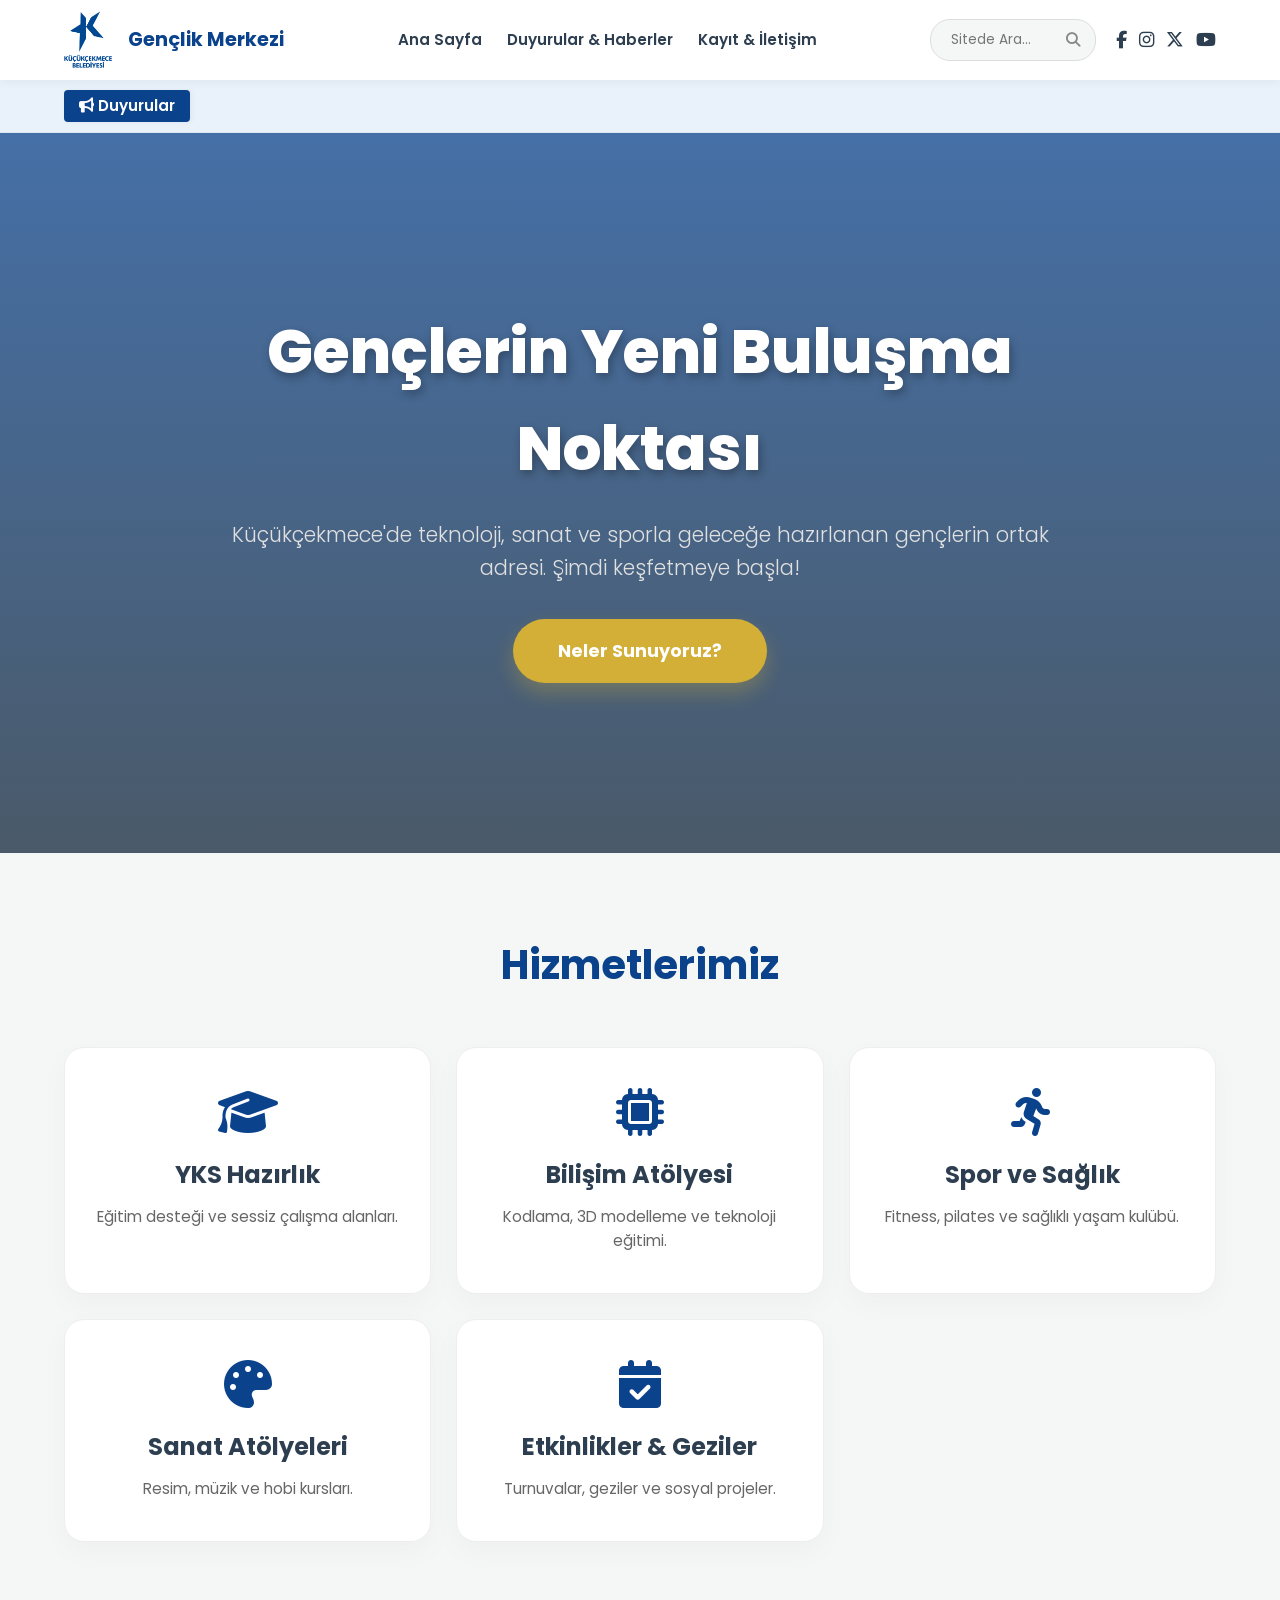
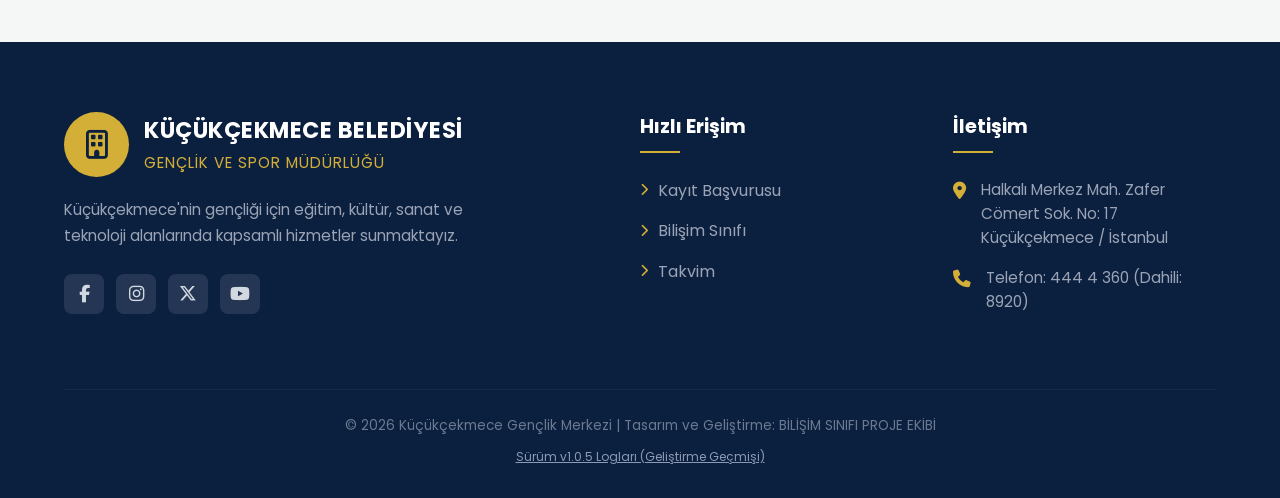
<file: index.html>
<!DOCTYPE html>
<html lang="tr">
<head>
    <script async src="https://www.googletagmanager.com/gtag/js?id=G-P1QPERL223"></script>
    <script>
      window.dataLayer = window.dataLayer || [];
      function gtag(){dataLayer.push(arguments);}
      gtag('js', new Date());
      gtag('config', 'G-P1QPERL223');
    </script>

    <script type="text/javascript">
        (function(c,l,a,r,i,t,y){
            c[a]=c[a]||function(){(c[a].q=c[a].q||[]).push(arguments)};
            t=l.createElement(r);t.async=1;t.src="https://www.clarity.ms/tag/"+i;
            y=l.getElementsByTagName(r)[0];y.parentNode.insertBefore(t,y);
        })(window, document, "clarity", "script", "wejj1d0k1a");
    </script>

    <meta charset="UTF-8">
    <meta name="viewport" content="width=device-width, initial-scale=1.0">
    <title>Küçükçekmece Gençlik Merkezi | Ana Sayfa</title>
    
    <link href="https://cdnjs.cloudflare.com/ajax/libs/font-awesome/6.5.1/css/all.min.css" rel="stylesheet">
    <link rel="stylesheet" href="style.css">
</head>
<body>

    <div id="header-placeholder"></div>

    <main>
        <header class="hero">
            <div class="hero-content">
                <h1>Gençlerin Yeni Buluşma Noktası</h1>
                <p>Küçükçekmece'de teknoloji, sanat ve sporla geleceğe hazırlanan gençlerin ortak adresi. Şimdi keşfetmeye başla!</p>
                <a href="#hizmetler" class="btn-primary">Neler Sunuyoruz?</a>
            </div>
        </header>

        <section id="hizmetler">
            <h2 class="section-title">Hizmetlerimiz</h2>
            <div class="services-container">
                <a href="yks.html" class="card">
                    <i class="fa-solid fa-graduation-cap"></i>
                    <h3>YKS Hazırlık</h3>
                    <p>Eğitim desteği ve sessiz çalışma alanları.</p>
                </a>
                <a href="bilisim.html" class="card">
                    <i class="fa-solid fa-microchip"></i>
                    <h3>Bilişim Atölyesi</h3>
                    <p>Kodlama, 3D modelleme ve teknoloji eğitimi.</p>
                </a>
                <a href="spor.html" class="card">
                    <i class="fa-solid fa-person-running"></i>
                    <h3>Spor ve Sağlık</h3>
                    <p>Fitness, pilates ve sağlıklı yaşam kulübü.</p>
                </a>
                <a href="atolye.html" class="card">
                    <i class="fa-solid fa-palette"></i>
                    <h3>Sanat Atölyeleri</h3>
                    <p>Resim, müzik ve hobi kursları.</p>
                </a>
                <a href="etkinlikler.html" class="card">
                    <i class="fa-solid fa-calendar-check"></i>
                    <h3>Etkinlikler & Geziler</h3>
                    <p>Turnuvalar, geziler ve sosyal projeler.</p>
                </a>
            </div>
        </section>
    </main>

    <div id="footer-placeholder"></div>

    <script src="ortak.js"></script>
</body>
</html>
</file>
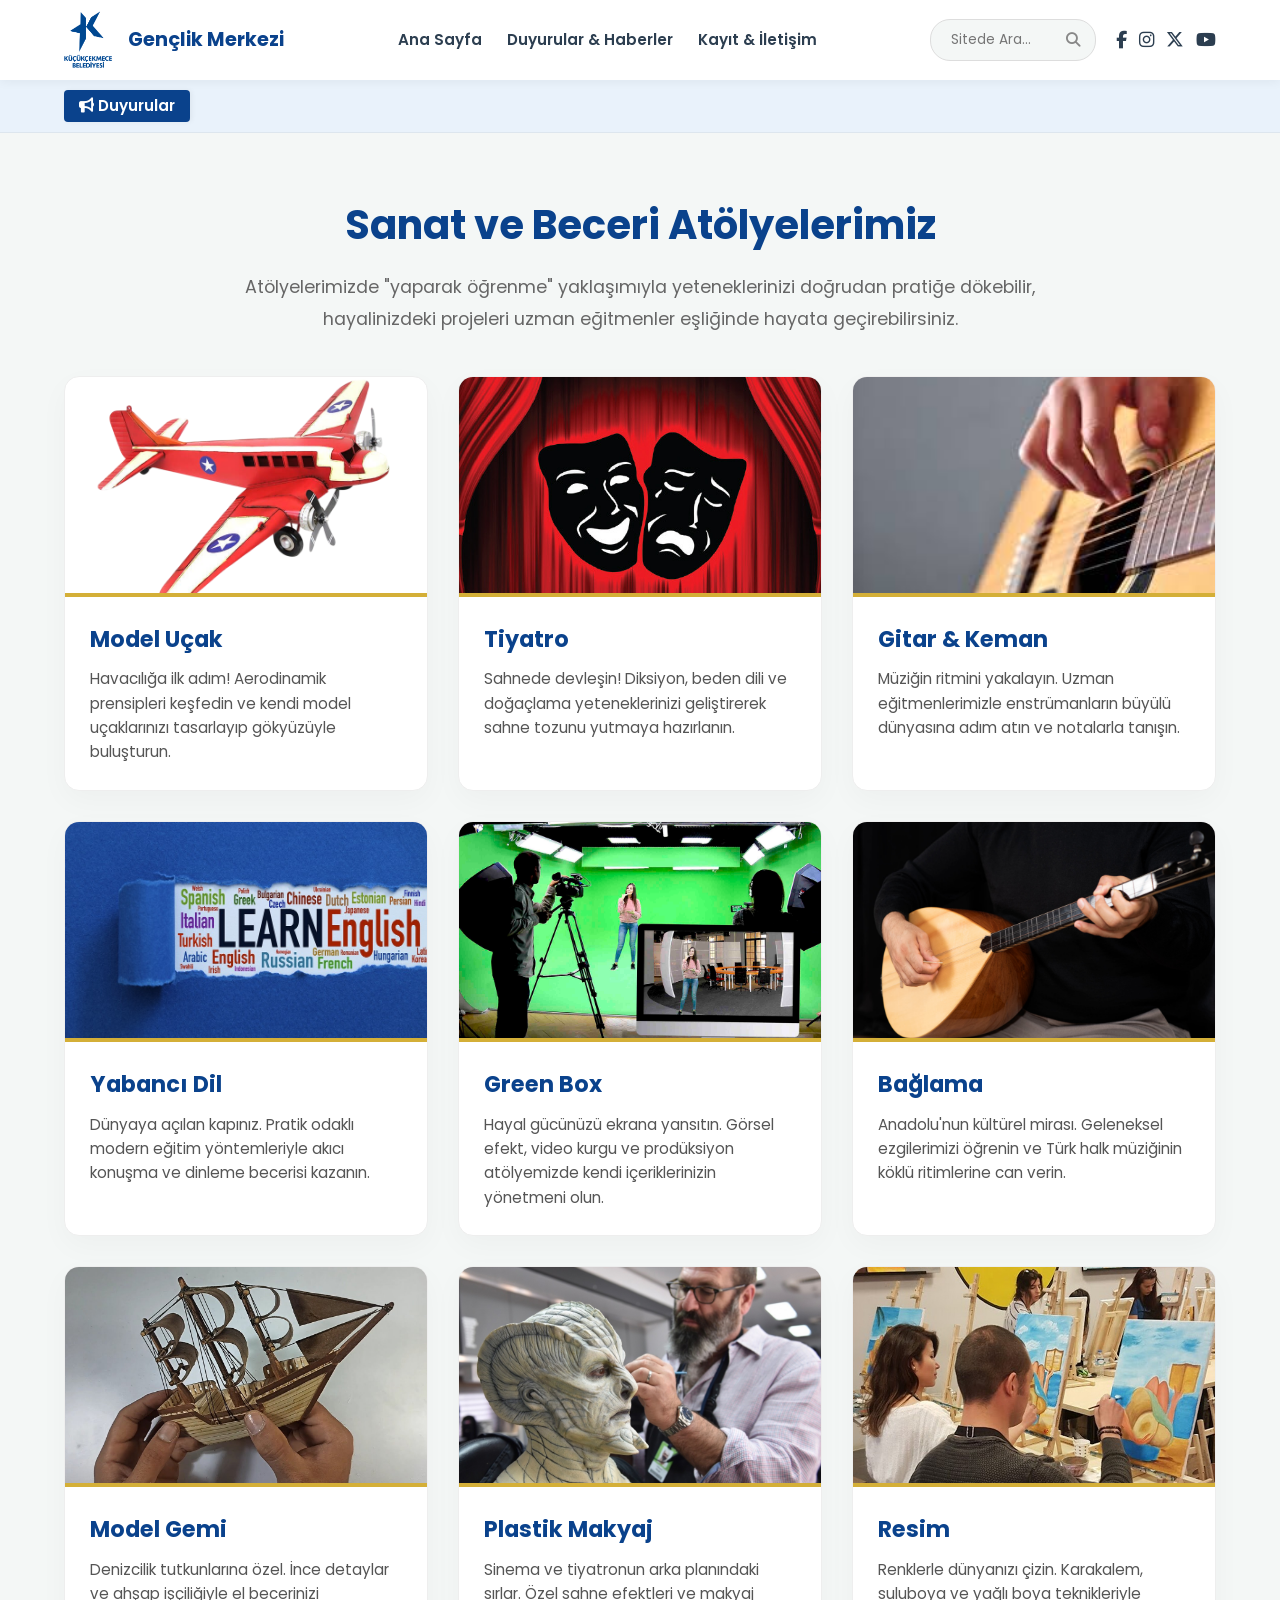
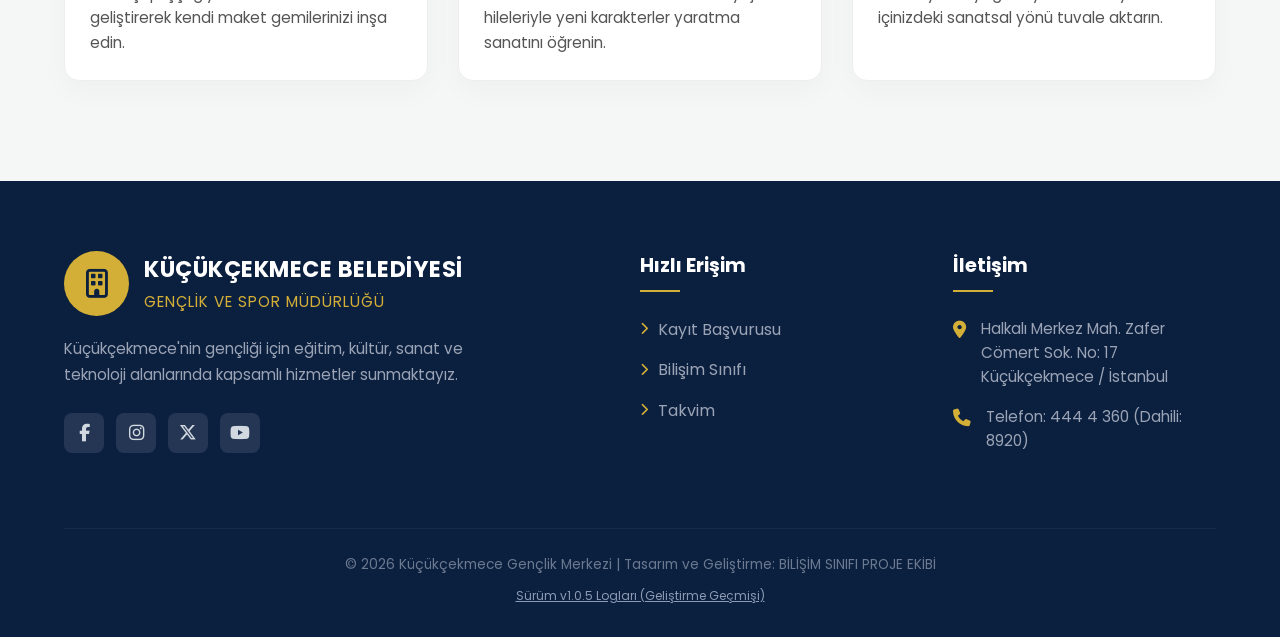
<file: atolye.html>
<!DOCTYPE html>
<html lang="tr">
<head>
    <script async src="https://www.googletagmanager.com/gtag/js?id=G-P1QPERL223"></script>
    <script>
      window.dataLayer = window.dataLayer || [];
      function gtag(){dataLayer.push(arguments);}
      gtag('js', new Date());
      gtag('config', 'G-P1QPERL223');
    </script>
    <script type="text/javascript">
        (function(c,l,a,r,i,t,y){
            c[a]=c[a]||function(){(c[a].q=c[a].q||[]).push(arguments)};
            t=l.createElement(r);t.async=1;t.src="https://www.clarity.ms/tag/"+i;
            y=l.getElementsByTagName(r)[0];y.parentNode.insertBefore(t,y);
        })(window, document, "clarity", "script", "wejj1d0k1a");
    </script>

    <meta charset="UTF-8">
    <meta name="viewport" content="width=device-width, initial-scale=1.0">
    <title>Küçükçekmece Gençlik Merkezi | Sanat ve Beceri Atölyeleri</title>
    
    <link href="https://cdnjs.cloudflare.com/ajax/libs/font-awesome/6.5.1/css/all.min.css" rel="stylesheet">
    <link rel="stylesheet" href="style.css">

    <style>
        /* BU SAYFAYA ÖZEL ATÖLYE KARTI TASARIMI */
        .page-header { text-align: center; margin: 60px 0 40px; padding: 0 5%; }
        .page-header h1 { font-size: 2.5rem; color: var(--primary); margin-bottom: 15px; font-weight: 700; }
        .page-header p { font-size: 1.1rem; color: #666; max-width: 800px; margin: 0 auto; line-height: 1.8; }

        .workshop-grid { display: grid; grid-template-columns: repeat(auto-fit, minmax(300px, 1fr)); gap: 30px; padding: 0 5%; max-width: 1300px; margin: 0 auto 80px; }
        .workshop-card { background: white; border-radius: 15px; overflow: hidden; box-shadow: 0 10px 30px rgba(0,0,0,0.03); transition: transform 0.3s ease; display: flex; flex-direction: column; border: 1px solid #eee; }
        .workshop-card:hover { transform: translateY(-10px); box-shadow: 0 15px 40px rgba(10, 66, 140, 0.1); border-color: var(--primary-light); }
        
        .workshop-img { width: 100%; height: 220px; object-fit: cover; border-bottom: 4px solid var(--secondary); }
        
        .workshop-info { padding: 25px; flex: 1; display: flex; flex-direction: column; }
        .workshop-info h3 { font-size: 1.4rem; color: var(--primary); margin-bottom: 10px; font-weight: 700; }
        .workshop-info p { font-size: 0.95rem; color: #555; flex: 1; margin: 0; line-height: 1.6; }
    </style>
</head>
<body>

    <div id="header-placeholder"></div>

    <main>
        <div class="page-header">
            <h1>Sanat ve Beceri Atölyelerimiz</h1>
            <p>Atölyelerimizde "yaparak öğrenme" yaklaşımıyla yeteneklerinizi doğrudan pratiğe dökebilir, hayalinizdeki projeleri uzman eğitmenler eşliğinde hayata geçirebilirsiniz.</p>
        </div>

        <div class="workshop-grid">
            
            <div class="workshop-card">
                <img src="media/image_0.png" alt="Model Uçak" class="workshop-img">
                <div class="workshop-info">
                    <h3>Model Uçak</h3>
                    <p>Havacılığa ilk adım! Aerodinamik prensipleri keşfedin ve kendi model uçaklarınızı tasarlayıp gökyüzüyle buluşturun.</p>
                </div>
            </div>

            <div class="workshop-card">
                <img src="media/image_1.png" alt="Tiyatro" class="workshop-img">
                <div class="workshop-info">
                    <h3>Tiyatro</h3>
                    <p>Sahnede devleşin! Diksiyon, beden dili ve doğaçlama yeteneklerinizi geliştirerek sahne tozunu yutmaya hazırlanın.</p>
                </div>
            </div>

            <div class="workshop-card">
                <img src="media/image_2.png" alt="Gitar & Keman" class="workshop-img">
                <div class="workshop-info">
                    <h3>Gitar & Keman</h3>
                    <p>Müziğin ritmini yakalayın. Uzman eğitmenlerimizle enstrümanların büyülü dünyasına adım atın ve notalarla tanışın.</p>
                </div>
            </div>

            <div class="workshop-card">
                <img src="media/image_3.png" alt="Yabancı Dil" class="workshop-img">
                <div class="workshop-info">
                    <h3>Yabancı Dil</h3>
                    <p>Dünyaya açılan kapınız. Pratik odaklı modern eğitim yöntemleriyle akıcı konuşma ve dinleme becerisi kazanın.</p>
                </div>
            </div>

            <div class="workshop-card">
                <img src="media/image_4.png" alt="Green Box" class="workshop-img">
                <div class="workshop-info">
                    <h3>Green Box</h3>
                    <p>Hayal gücünüzü ekrana yansıtın. Görsel efekt, video kurgu ve prodüksiyon atölyemizde kendi içeriklerinizin yönetmeni olun.</p>
                </div>
            </div>

            <div class="workshop-card">
                <img src="media/image_5.png" alt="Bağlama" class="workshop-img">
                <div class="workshop-info">
                    <h3>Bağlama</h3>
                    <p>Anadolu'nun kültürel mirası. Geleneksel ezgilerimizi öğrenin ve Türk halk müziğinin köklü ritimlerine can verin.</p>
                </div>
            </div>

            <div class="workshop-card">
                <img src="media/image_6.png" alt="Model Gemi" class="workshop-img">
                <div class="workshop-info">
                    <h3>Model Gemi</h3>
                    <p>Denizcilik tutkunlarına özel. İnce detaylar ve ahşap işçiliğiyle el becerinizi geliştirerek kendi maket gemilerinizi inşa edin.</p>
                </div>
            </div>

            <div class="workshop-card">
                <img src="media/image_7.png" alt="Plastik Makyaj" class="workshop-img">
                <div class="workshop-info">
                    <h3>Plastik Makyaj</h3>
                    <p>Sinema ve tiyatronun arka planındaki sırlar. Özel sahne efektleri ve makyaj hileleriyle yeni karakterler yaratma sanatını öğrenin.</p>
                </div>
            </div>

            <div class="workshop-card">
                <img src="media/image_8.png" alt="Resim" class="workshop-img">
                <div class="workshop-info">
                    <h3>Resim</h3>
                    <p>Renklerle dünyanızı çizin. Karakalem, suluboya ve yağlı boya teknikleriyle içinizdeki sanatsal yönü tuvale aktarın.</p>
                </div>
            </div>

        </div>
    </main>

    <div id="footer-placeholder"></div>

    <script src="ortak.js"></script>

</body>
</html>
</file>
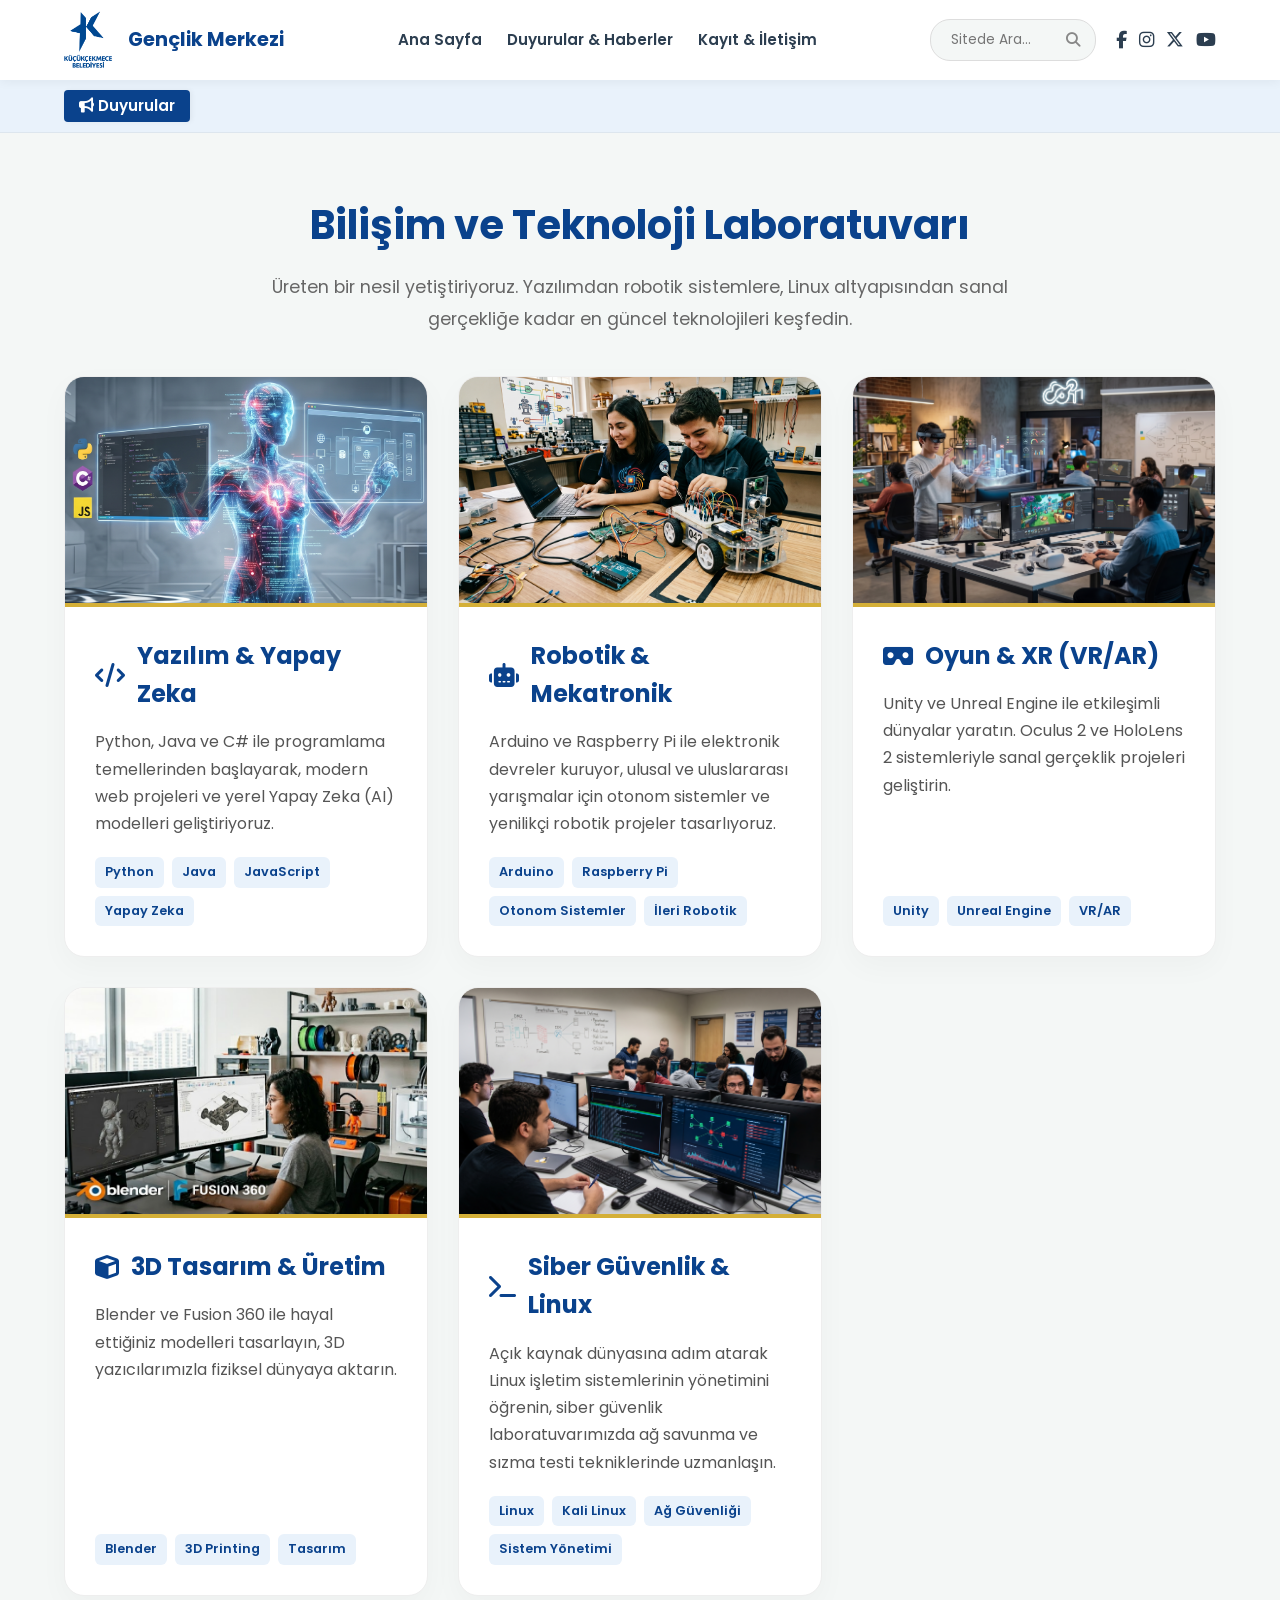
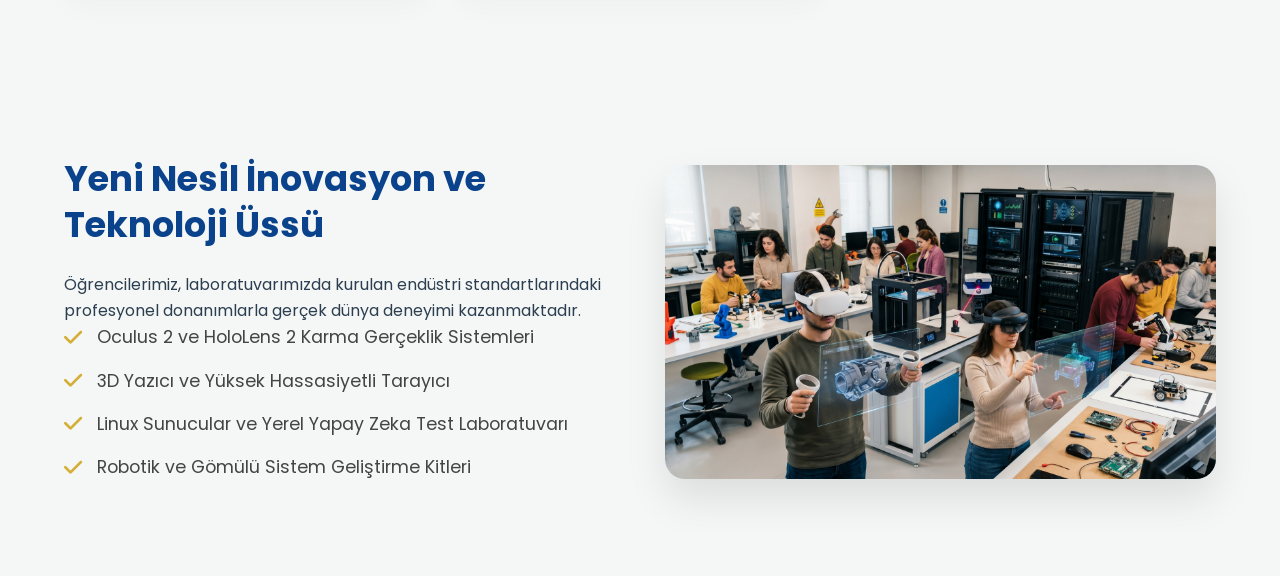
<file: bilisim.html>
<!DOCTYPE html>
<html lang="tr">
<head>
    <script async src="https://www.googletagmanager.com/gtag/js?id=G-P1QPERL223"></script>
    <script>
      window.dataLayer = window.dataLayer || [];
      function gtag(){dataLayer.push(arguments);}
      gtag('js', new Date());
      gtag('config', 'G-P1QPERL223');
    </script>
    <script type="text/javascript">
        (function(c,l,a,r,i,t,y){
            c[a]=c[a]||function(){(c[a].q=c[a].q||[]).push(arguments)};
            t=l.createElement(r);t.async=1;t.src="https://www.clarity.ms/tag/"+i;
            y=l.getElementsByTagName(r)[0];y.parentNode.insertBefore(t,y);
        })(window, document, "clarity", "script", "wejj1d0k1a");
    </script>

    <meta charset="UTF-8">
    <meta name="viewport" content="width=device-width, initial-scale=1.0">
    <title>Küçükçekmece Gençlik Merkezi | Bilişim ve Teknoloji Laboratuvarı</title>
    
    <link href="https://cdnjs.cloudflare.com/ajax/libs/font-awesome/6.5.1/css/all.min.css" rel="stylesheet">
    <link rel="stylesheet" href="style.css">

    <style>
        .page-header { text-align: center; margin: 60px 0 40px; padding: 0 5%; }
        .page-header h1 { font-size: 2.5rem; color: var(--primary); margin-bottom: 15px; font-weight: 700; }
        .page-header p { font-size: 1.1rem; color: #666; max-width: 800px; margin: 0 auto; line-height: 1.8; }

        .tech-grid { display: grid; grid-template-columns: repeat(auto-fit, minmax(320px, 1fr)); gap: 30px; padding: 0 5%; max-width: 1300px; margin: 0 auto 80px; }
        .tech-card { background: white; border-radius: 20px; overflow: hidden; box-shadow: 0 10px 30px rgba(0,0,0,0.03); border: 1px solid #eee; transition: 0.3s; display: flex; flex-direction: column; }
        .tech-card:hover { transform: translateY(-10px); box-shadow: 0 15px 40px rgba(10, 66, 140, 0.1); border-color: var(--secondary); }
        
        .tech-img { width: 100%; height: 230px; object-fit: cover; border-bottom: 4px solid var(--secondary); }
        .tech-info { padding: 30px; flex: 1; display: flex; flex-direction: column; }
        .tech-info h3 { font-size: 1.5rem; color: var(--primary); margin-bottom: 15px; font-weight: 700; display: flex; align-items: center; gap: 12px; }
        .tech-info p { font-size: 1rem; color: #555; line-height: 1.7; margin-bottom: 20px; }
        
        .tech-tags { display: flex; flex-wrap: wrap; gap: 8px; margin-top: auto; }
        .tech-tag { background: var(--primary-light); color: var(--primary); padding: 5px 10px; border-radius: 6px; font-size: 0.8rem; font-weight: 600; }

        .lab-section { background: var(--light); padding: 80px 5%; margin-top: 40px; }
        .lab-container { max-width: 1200px; margin: 0 auto; display: grid; grid-template-columns: 1fr 1fr; gap: 50px; align-items: center; }
        .lab-text h2 { font-size: 2.2rem; color: var(--primary); margin-bottom: 25px; line-height: 1.3; }
        .lab-features { list-style: none; padding: 0; }
        .lab-features li { margin-bottom: 15px; display: flex; align-items: center; gap: 15px; font-size: 1.1rem; color: #444; }
        .lab-features li i { color: var(--secondary); font-size: 1.3rem; }

        @media (max-width: 992px) { .lab-container { grid-template-columns: 1fr; } }
    </style>
</head>
<body>

    <div id="header-placeholder"></div>

    <main>
        <div class="page-header">
            <h1>Bilişim ve Teknoloji Laboratuvarı</h1>
            <p>Üreten bir nesil yetiştiriyoruz. Yazılımdan robotik sistemlere, Linux altyapısından sanal gerçekliğe kadar en güncel teknolojileri keşfedin.</p>
        </div>

        <div class="tech-grid">
            
            <div class="tech-card">
                <img src="media/bilisim1.png" alt="Yazılım Geliştirme" class="tech-img">
                <div class="tech-info">
                    <h3><i class="fa-solid fa-code"></i> Yazılım & Yapay Zeka</h3>
                    <p>Python, Java ve C# ile programlama temellerinden başlayarak, modern web projeleri ve yerel Yapay Zeka (AI) modelleri geliştiriyoruz.</p>
                    <div class="tech-tags">
                        <span class="tech-tag">Python</span>
                        <span class="tech-tag">Java</span>
                        <span class="tech-tag">JavaScript</span>
                        <span class="tech-tag">Yapay Zeka</span>
                    </div>
                </div>
            </div>

            <div class="tech-card">
                <img src="media/bilisim5.png" alt="Robotik Sistemler" class="tech-img">
                <div class="tech-info">
                    <h3><i class="fa-solid fa-robot"></i> Robotik & Mekatronik</h3>
                    <p>Arduino ve Raspberry Pi ile elektronik devreler kuruyor, ulusal ve uluslararası yarışmalar için otonom sistemler ve yenilikçi robotik projeler tasarlıyoruz.</p>
                    <div class="tech-tags">
                        <span class="tech-tag">Arduino</span>
                        <span class="tech-tag">Raspberry Pi</span>
                        <span class="tech-tag">Otonom Sistemler</span>
                        <span class="tech-tag">İleri Robotik</span>
                    </div>
                </div>
            </div>

            <div class="tech-card">
                <img src="media/bilisim3.png" alt="Oyun Geliştirme" class="tech-img">
                <div class="tech-info">
                    <h3><i class="fa-solid fa-vr-cardboard"></i> Oyun & XR (VR/AR)</h3>
                    <p>Unity ve Unreal Engine ile etkileşimli dünyalar yaratın. Oculus 2 ve HoloLens 2 sistemleriyle sanal gerçeklik projeleri geliştirin.</p>
                    <div class="tech-tags">
                        <span class="tech-tag">Unity</span>
                        <span class="tech-tag">Unreal Engine</span>
                        <span class="tech-tag">VR/AR</span>
                    </div>
                </div>
            </div>

            <div class="tech-card">
                <img src="media/bilisim2.png" alt="3D Tasarım" class="tech-img">
                <div class="tech-info">
                    <h3><i class="fa-solid fa-cube"></i> 3D Tasarım & Üretim</h3>
                    <p>Blender ve Fusion 360 ile hayal ettiğiniz modelleri tasarlayın, 3D yazıcılarımızla fiziksel dünyaya aktarın.</p>
                    <div class="tech-tags">
                        <span class="tech-tag">Blender</span>
                        <span class="tech-tag">3D Printing</span>
                        <span class="tech-tag">Tasarım</span>
                    </div>
                </div>
            </div>

            <div class="tech-card">
                <img src="media/bilisim4.png" alt="Siber Güvenlik" class="tech-img">
                <div class="tech-info">
                    <h3><i class="fa-solid fa-terminal"></i> Siber Güvenlik & Linux</h3>
                    <p>Açık kaynak dünyasına adım atarak Linux işletim sistemlerinin yönetimini öğrenin, siber güvenlik laboratuvarımızda ağ savunma ve sızma testi tekniklerinde uzmanlaşın.</p>
                    <div class="tech-tags">
                        <span class="tech-tag">Linux</span>
                        <span class="tech-tag">Kali Linux</span>
                        <span class="tech-tag">Ağ Güvenliği</span>
                        <span class="tech-tag">Sistem Yönetimi</span>
                    </div>
                </div>
            </div>

        </div>

        <section class="lab-section">
            <div class="lab-container">
                <div class="lab-text">
                    <h2>Yeni Nesil İnovasyon ve Teknoloji Üssü</h2>
                    <p>Öğrencilerimiz, laboratuvarımızda kurulan endüstri standartlarındaki profesyonel donanımlarla gerçek dünya deneyimi kazanmaktadır.</p>
                    <ul class="lab-features">
                        <li><i class="fa-solid fa-check"></i> Oculus 2 ve HoloLens 2 Karma Gerçeklik Sistemleri</li>
                        <li><i class="fa-solid fa-check"></i> 3D Yazıcı ve Yüksek Hassasiyetli Tarayıcı</li>
                        <li><i class="fa-solid fa-check"></i> Linux Sunucular ve Yerel Yapay Zeka Test Laboratuvarı</li>
                        <li><i class="fa-solid fa-check"></i> Robotik ve Gömülü Sistem Geliştirme Kitleri</li>
                    </ul>
                </div>
                <div class="lab-visual">
                    <img src="media/bilisim0.png" alt="Teknoloji Laboratuvarı" style="width:100%; border-radius:20px; box-shadow: 0 20px 40px rgba(0,0,0,0.1);">
                </div>
            </div>
        </section>
    </main>

    <div id="header-placeholder"></div>
    <script src="ortak.js"></script>
</body>
</html>
</file>
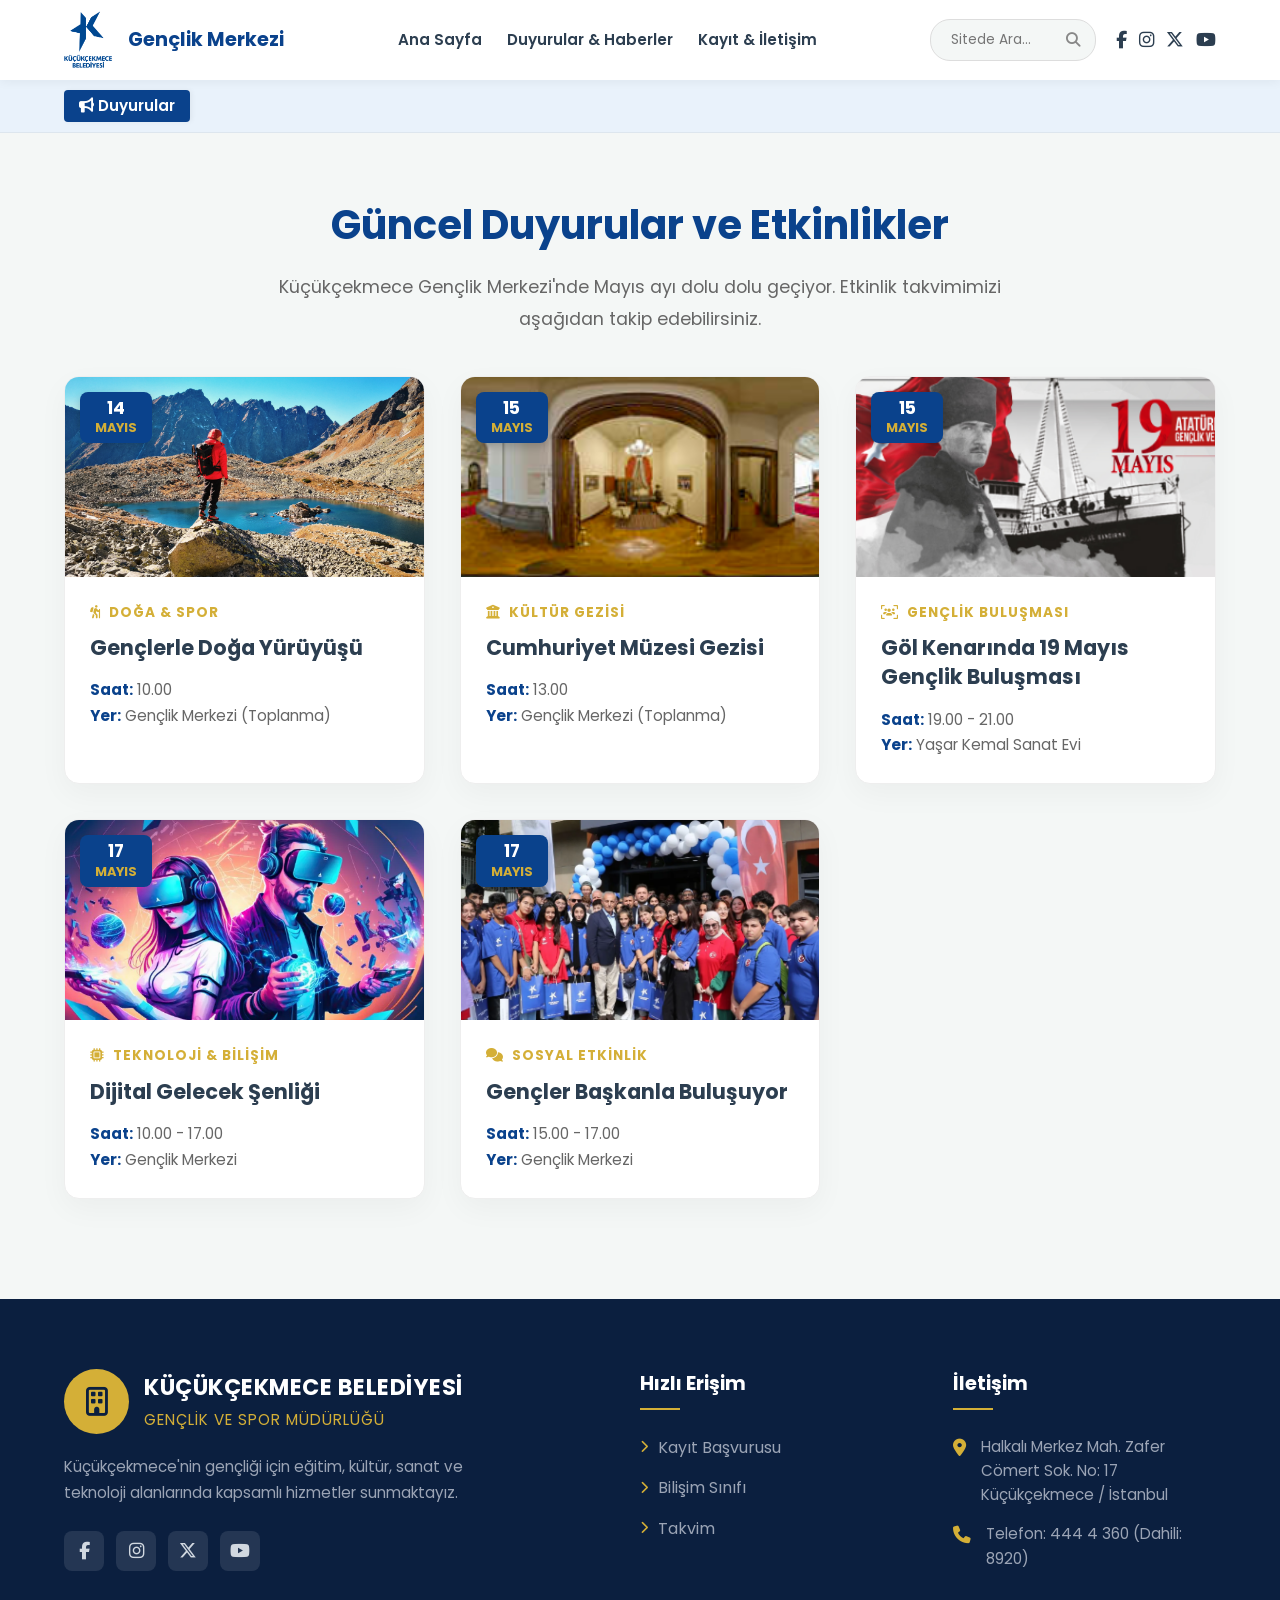
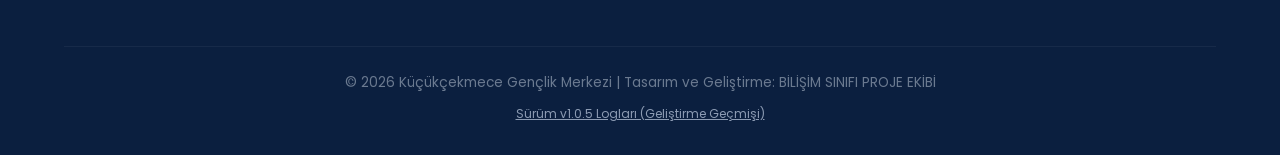
<file: duyurular.html>
<!DOCTYPE html>
<html lang="tr">
<head>
    <script async src="https://www.googletagmanager.com/gtag/js?id=G-P1QPERL223"></script>
    <script>
      window.dataLayer = window.dataLayer || [];
      function gtag(){dataLayer.push(arguments);}
      gtag('js', new Date());
      gtag('config', 'G-P1QPERL223');
    </script>
    <script type="text/javascript">
        (function(c,l,a,r,i,t,y){
            c[a]=c[a]||function(){(c[a].q=c[a].q||[]).push(arguments)};
            t=l.createElement(r);t.async=1;t.src="https://www.clarity.ms/tag/"+i;
            y=l.getElementsByTagName(r)[0];y.parentNode.insertBefore(t,y);
        })(window, document, "clarity", "script", "wejj1d0k1a");
    </script>

    <meta charset="UTF-8">
    <meta name="viewport" content="width=device-width, initial-scale=1.0">
    <title>Küçükçekmece Gençlik Merkezi | Güncel Duyurular</title>
    
    <link href="https://cdnjs.cloudflare.com/ajax/libs/font-awesome/6.5.1/css/all.min.css" rel="stylesheet">
    <link rel="stylesheet" href="style.css">

    <style>
        .page-header { text-align: center; margin: 60px 0 40px; padding: 0 5%; }
        .page-header h1 { font-size: 2.5rem; color: var(--primary); margin-bottom: 15px; font-weight: 700; }
        .page-header p { font-size: 1.1rem; color: #666; max-width: 800px; margin: 0 auto; line-height: 1.8; }

        .news-grid { display: grid; grid-template-columns: repeat(auto-fit, minmax(320px, 1fr)); gap: 35px; padding: 0 5%; max-width: 1300px; margin: 0 auto 80px; }
        
        .news-card { background: white; border-radius: 15px; overflow: hidden; box-shadow: 0 10px 30px rgba(0,0,0,0.04); border: 1px solid #eee; transition: 0.3s; display: flex; flex-direction: column; position: relative; }
        .news-card:hover { transform: translateY(-8px); box-shadow: 0 15px 40px rgba(10, 66, 140, 0.12); border-color: var(--secondary); }
        
        .news-img-container { position: relative; width: 100%; height: 200px; overflow: hidden; }
        .news-img { width: 100%; height: 100%; object-fit: cover; transition: transform 0.5s ease; }
        
        .news-date { position: absolute; top: 15px; left: 15px; background: var(--primary); color: white; padding: 8px 15px; border-radius: 8px; font-weight: 700; font-size: 1.1rem; box-shadow: 0 4px 10px rgba(0,0,0,0.2); z-index: 2; text-align: center; line-height: 1; }
        .news-date span { display: block; font-size: 0.8rem; color: var(--secondary); margin-top: 5px; text-transform: uppercase; }

        .news-info { padding: 25px; flex: 1; display: flex; flex-direction: column; }
        .news-category { color: var(--secondary); font-size: 0.85rem; font-weight: 700; text-transform: uppercase; margin-bottom: 10px; letter-spacing: 1px; display: flex; align-items: center; gap: 8px; }
        .news-info h3 { font-size: 1.3rem; color: var(--dark); margin-bottom: 15px; font-weight: 700; line-height: 1.4; }
        .news-info p { font-size: 0.95rem; color: #666; line-height: 1.7; margin: 0; flex: 1; }
        .news-info strong { color: var(--primary); }

        @media (max-width: 768px) { .news-grid { grid-template-columns: 1fr; } }
    </style>
</head>
<body>

    <div id="header-placeholder"></div>

    <main>
        <div class="page-header">
            <h1>Güncel Duyurular ve Etkinlikler</h1>
            <p>Küçükçekmece Gençlik Merkezi'nde Mayıs ayı dolu dolu geçiyor. Etkinlik takvimimizi aşağıdan takip edebilirsiniz.</p>
        </div>

        <div class="news-grid">
            
            <div class="news-card">
                <div class="news-img-container">
                    <div class="news-date">14 <span>Mayıs</span></div>
                    <img src="media/duyuru1.png" alt="Doğa Yürüyüşü" class="news-img">
                </div>
                <div class="news-info">
                    <div class="news-category"><i class="fa-solid fa-person-hiking"></i> DOĞA & SPOR</div>
                    <h3>Gençlerle Doğa Yürüyüşü</h3>
                    <p><strong>Saat:</strong> 10.00 <br> <strong>Yer:</strong> Gençlik Merkezi (Toplanma)</p>
                </div>
            </div>

            <div class="news-card">
                <div class="news-img-container">
                    <div class="news-date">15 <span>Mayıs</span></div>
                    <img src="media/duyuru2.png" alt="Cumhuriyet Müzesi" class="news-img">
                </div>
                <div class="news-info">
                    <div class="news-category"><i class="fa-solid fa-building-columns"></i> KÜLTÜR GEZİSİ</div>
                    <h3>Cumhuriyet Müzesi Gezisi</h3>
                    <p><strong>Saat:</strong> 13.00 <br> <strong>Yer:</strong> Gençlik Merkezi (Toplanma)</p>
                </div>
            </div>

            <div class="news-card">
                <div class="news-img-container">
                    <div class="news-date">15 <span>Mayıs</span></div>
                    <img src="media/duyuru3.png" alt="Gençlik Buluşması" class="news-img">
                </div>
                <div class="news-info">
                    <div class="news-category"><i class="fa-solid fa-users-viewfinder"></i> GENÇLİK BULUŞMASI</div>
                    <h3>Göl Kenarında 19 Mayıs Gençlik Buluşması</h3>
                    <p><strong>Saat:</strong> 19.00 - 21.00 <br> <strong>Yer:</strong> Yaşar Kemal Sanat Evi</p>
                </div>
            </div>

            <div class="news-card">
                <div class="news-img-container">
                    <div class="news-date">17 <span>Mayıs</span></div>
                    <img src="media/duyuru4.png" alt="Dijital Gelecek Şenliği" class="news-img">
                </div>
                <div class="news-info">
                    <div class="news-category"><i class="fa-solid fa-microchip"></i> TEKNOLOJİ & BİLİŞİM</div>
                    <h3>Dijital Gelecek Şenliği</h3>
                    <p><strong>Saat:</strong> 10.00 - 17.00 <br> <strong>Yer:</strong> Gençlik Merkezi</p>
                </div>
            </div>

            <div class="news-card">
                <div class="news-img-container">
                    <div class="news-date">17 <span>Mayıs</span></div>
                    <img src="media/duyuru5.png" alt="Başkanla Buluşma" class="news-img">
                </div>
                <div class="news-info">
                    <div class="news-category"><i class="fa-solid fa-comments"></i> SOSYAL ETKİNLİK</div>
                    <h3>Gençler Başkanla Buluşuyor</h3>
                    <p><strong>Saat:</strong> 15.00 - 17.00 <br> <strong>Yer:</strong> Gençlik Merkezi</p>
                </div>
            </div>

        </div>
    </main>

    <div id="footer-placeholder"></div>

    <script src="ortak.js"></script>
</body>
</html>
</file>
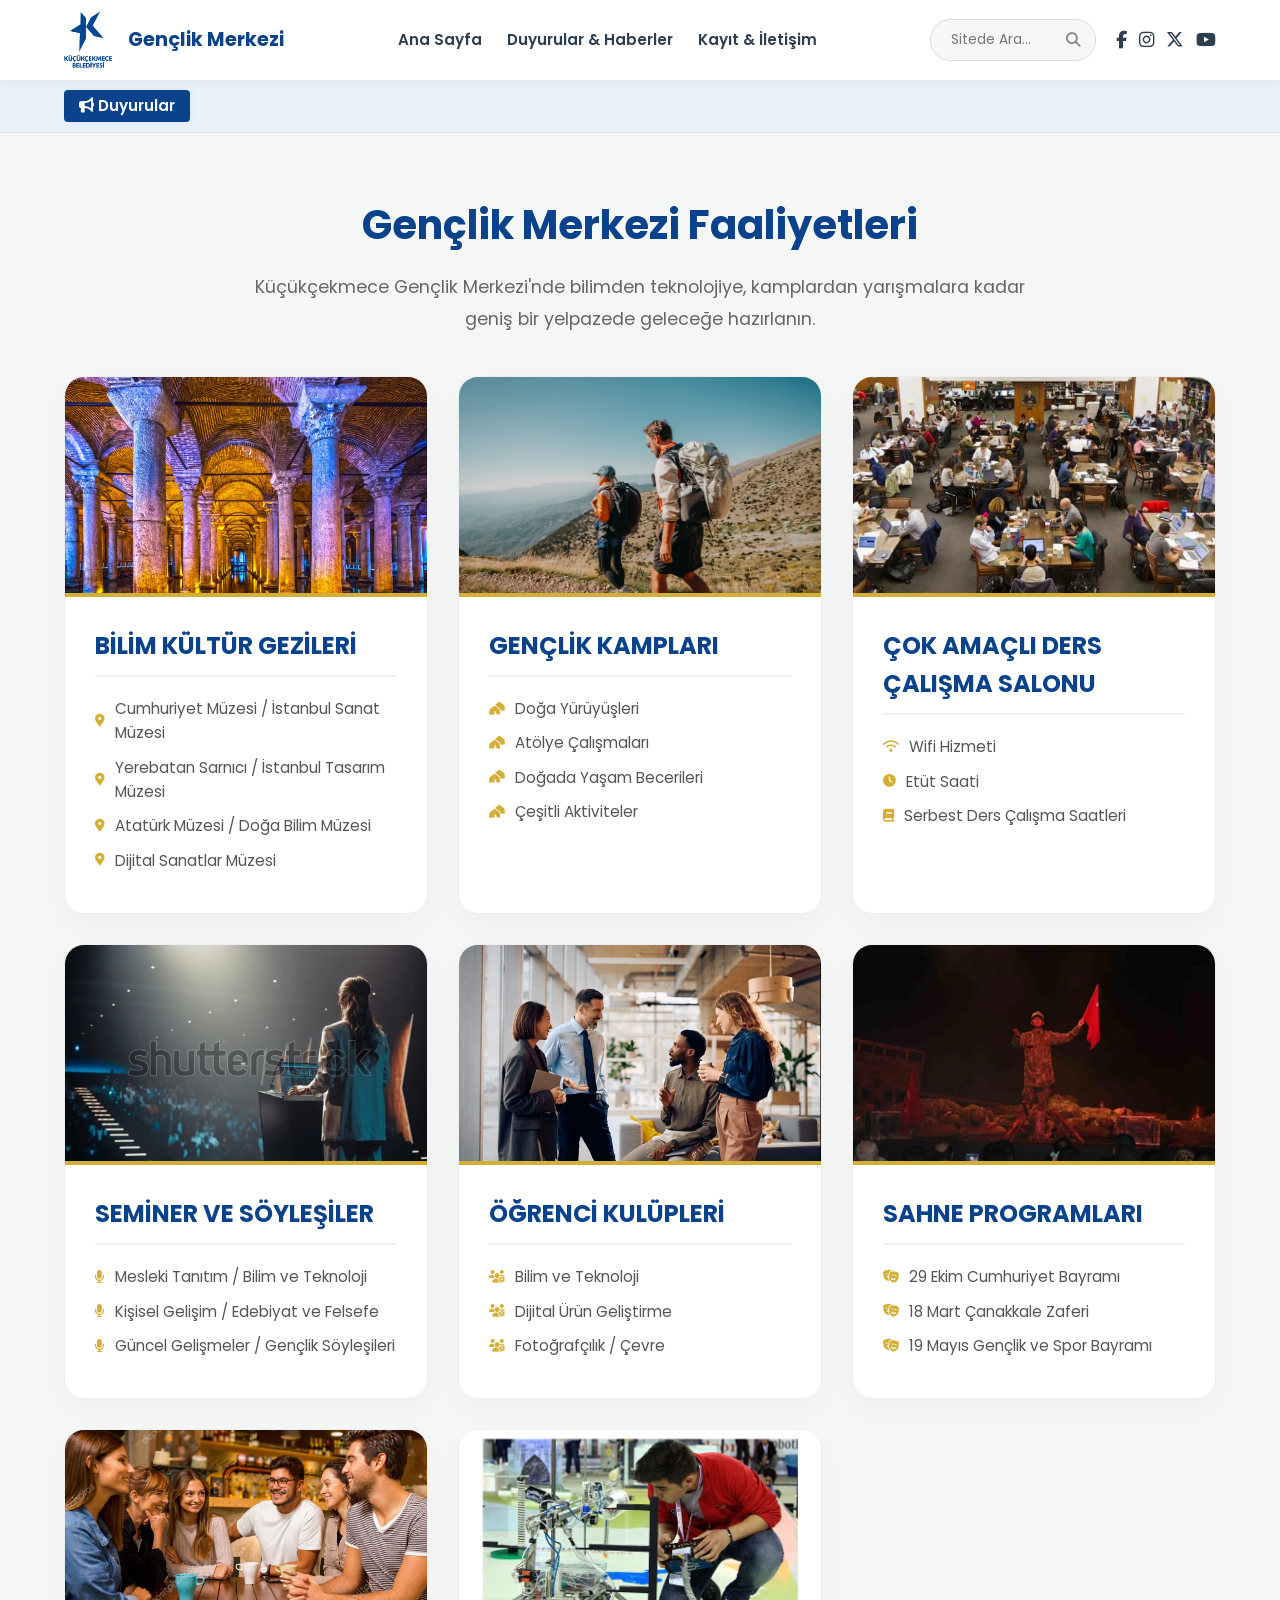
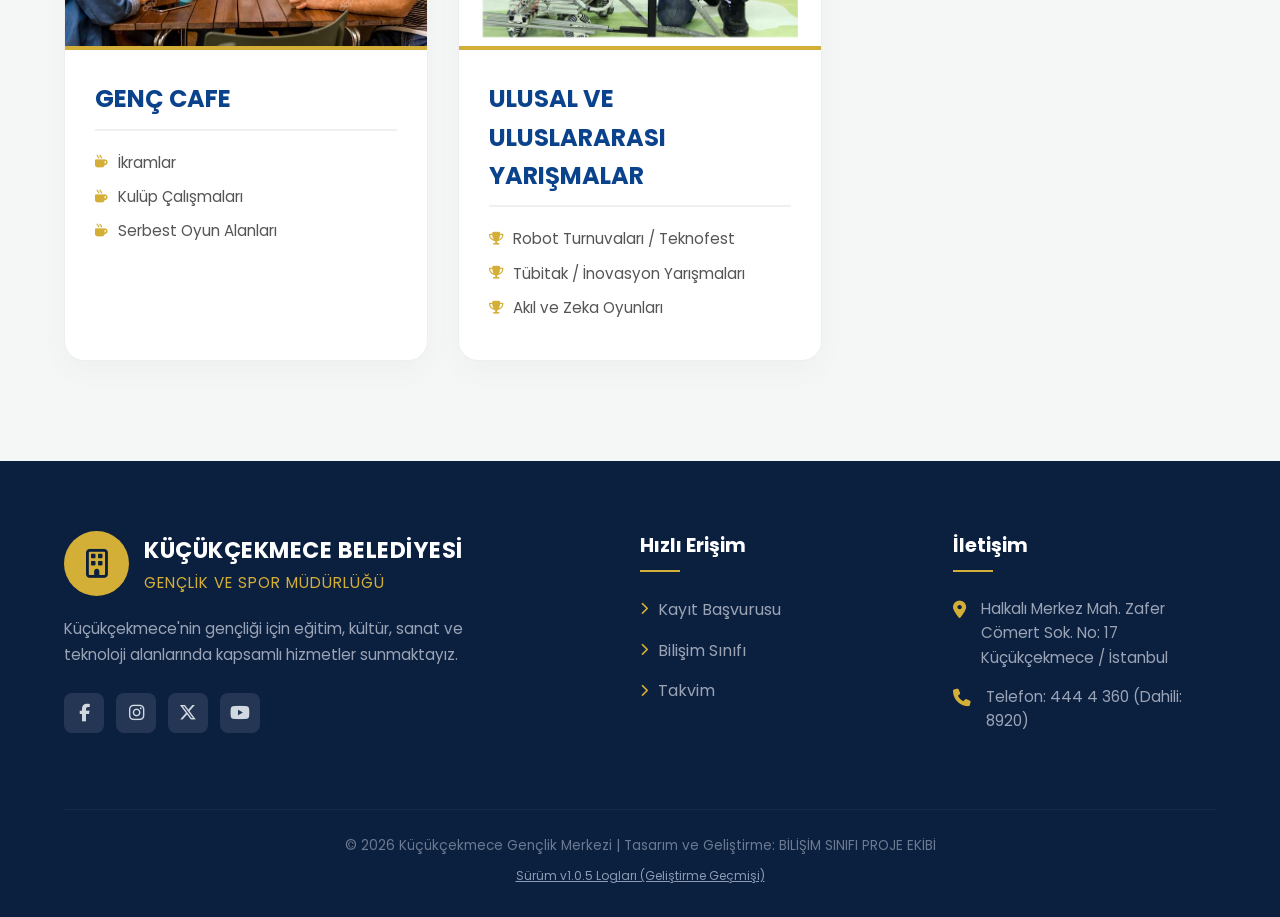
<file: etkinlikler.html>
<!DOCTYPE html>
<html lang="tr">
<head>
    <script async src="https://www.googletagmanager.com/gtag/js?id=G-P1QPERL223"></script>
    <script>
      window.dataLayer = window.dataLayer || [];
      function gtag(){dataLayer.push(arguments);}
      gtag('js', new Date());
      gtag('config', 'G-P1QPERL223');
    </script>
    <script type="text/javascript">
        (function(c,l,a,r,i,t,y){
            c[a]=c[a]||function(){(c[a].q=c[a].q||[]).push(arguments)};
            t=l.createElement(r);t.async=1;t.src="https://www.clarity.ms/tag/"+i;
            y=l.getElementsByTagName(r)[0];y.parentNode.insertBefore(t,y);
        })(window, document, "clarity", "script", "wejj1d0k1a");
    </script>

    <meta charset="UTF-8">
    <meta name="viewport" content="width=device-width, initial-scale=1.0">
    <title>Küçükçekmece Gençlik Merkezi | Faaliyetlerimiz</title>
    
    <link href="https://cdnjs.cloudflare.com/ajax/libs/font-awesome/6.5.1/css/all.min.css" rel="stylesheet">
    <link rel="stylesheet" href="style.css">

    <style>
        /* KURUMSAL TASARIM ÇİZGİSİ */
        .page-header { text-align: center; margin: 60px 0 40px; padding: 0 5%; }
        .page-header h1 { font-size: 2.5rem; color: var(--primary); margin-bottom: 15px; font-weight: 700; }
        .page-header p { font-size: 1.1rem; color: #666; max-width: 800px; margin: 0 auto; line-height: 1.8; }

        /* Kart Grid Yapısı */
        .activity-grid { display: grid; grid-template-columns: repeat(auto-fit, minmax(350px, 1fr)); gap: 30px; padding: 0 5%; max-width: 1300px; margin: 0 auto 80px; }
        .activity-card { background: white; border-radius: 20px; overflow: hidden; box-shadow: 0 10px 30px rgba(0,0,0,0.03); border: 1px solid #eee; transition: 0.3s; display: flex; flex-direction: column; }
        .activity-card:hover { transform: translateY(-10px); box-shadow: 0 15px 40px rgba(10, 66, 140, 0.1); border-color: var(--secondary); }
        
        .activity-img { width: 100%; height: 220px; object-fit: cover; border-bottom: 4px solid var(--secondary); }
        .activity-info { padding: 30px; flex: 1; display: flex; flex-direction: column; }
        .activity-info h3 { font-size: 1.5rem; color: var(--primary); margin-bottom: 20px; font-weight: 700; text-transform: uppercase; border-bottom: 2px solid #f0f0f0; padding-bottom: 10px; }
        
        .activity-list { list-style: none; padding: 0; margin: 0; }
        .activity-list li { margin-bottom: 10px; font-size: 0.95rem; color: #555; display: flex; align-items: center; gap: 10px; }
        .activity-list li i { color: var(--secondary); font-size: 0.8rem; }

        @media (max-width: 768px) { .activity-grid { grid-template-columns: 1fr; } }
    </style>
</head>
<body>

    <div id="header-placeholder"></div>

    <main>
        <div class="page-header">
            <h1>Gençlik Merkezi Faaliyetleri</h1>
            <p>Küçükçekmece Gençlik Merkezi'nde bilimden teknolojiye, kamplardan yarışmalara kadar geniş bir yelpazede geleceğe hazırlanın.</p>
        </div>

        <div class="activity-grid">
            
            <div class="activity-card">
                <img src="media/etkinlik1.png" alt="Bilim Kültür Gezileri" class="activity-img">
                <div class="activity-info">
                    <h3>Bilim Kültür Gezileri</h3>
                    <ul class="activity-list">
                        <li><i class="fa-solid fa-location-dot"></i> Cumhuriyet Müzesi / İstanbul Sanat Müzesi</li>
                        <li><i class="fa-solid fa-location-dot"></i> Yerebatan Sarnıcı / İstanbul Tasarım Müzesi</li>
                        <li><i class="fa-solid fa-location-dot"></i> Atatürk Müzesi / Doğa Bilim Müzesi</li>
                        <li><i class="fa-solid fa-location-dot"></i> Dijital Sanatlar Müzesi</li>
                    </ul>
                </div>
            </div>

            <div class="activity-card">
                <img src="media/etkinlik2.png" alt="Gençlik Kampları" class="activity-img">
                <div class="activity-info">
                    <h3>Gençlik Kampları</h3>
                    <ul class="activity-list">
                        <li><i class="fa-solid fa-tents"></i> Doğa Yürüyüşleri</li>
                        <li><i class="fa-solid fa-tents"></i> Atölye Çalışmaları</li>
                        <li><i class="fa-solid fa-tents"></i> Doğada Yaşam Becerileri</li>
                        <li><i class="fa-solid fa-tents"></i> Çeşitli Aktiviteler</li>
                    </ul>
                </div>
            </div>

            <div class="activity-card">
                <img src="media/etkinlik3.png" alt="Ders Çalışma Salonu" class="activity-img">
                <div class="activity-info">
                    <h3>Çok Amaçlı Ders Çalışma Salonu</h3>
                    <ul class="activity-list">
                        <li><i class="fa-solid fa-wifi"></i> Wifi Hizmeti</li>
                        <li><i class="fa-solid fa-clock"></i> Etüt Saati</li>
                        <li><i class="fa-solid fa-book"></i> Serbest Ders Çalışma Saatleri</li>
                    </ul>
                </div>
            </div>

            <div class="activity-card">
                <img src="media/etkinlik4.png" alt="Seminer ve Söyleşiler" class="activity-img">
                <div class="activity-info">
                    <h3>Seminer ve Söyleşiler</h3>
                    <ul class="activity-list">
                        <li><i class="fa-solid fa-microphone"></i> Mesleki Tanıtım / Bilim ve Teknoloji</li>
                        <li><i class="fa-solid fa-microphone"></i> Kişisel Gelişim / Edebiyat ve Felsefe</li>
                        <li><i class="fa-solid fa-microphone"></i> Güncel Gelişmeler / Gençlik Söyleşileri</li>
                    </ul>
                </div>
            </div>

            <div class="activity-card">
                <img src="media/etkinlik5.png" alt="Öğrenci Kulüpleri" class="activity-img">
                <div class="activity-info">
                    <h3>Öğrenci Kulüpleri</h3>
                    <ul class="activity-list">
                        <li><i class="fa-solid fa-users-gear"></i> Bilim ve Teknoloji</li>
                        <li><i class="fa-solid fa-users-gear"></i> Dijital Ürün Geliştirme</li>
                        <li><i class="fa-solid fa-users-gear"></i> Fotoğrafçılık / Çevre</li>
                    </ul>
                </div>
            </div>

            <div class="activity-card">
                <img src="media/etkinlik6.png" alt="Sahne Programları" class="activity-img">
                <div class="activity-info">
                    <h3>Sahne Programları</h3>
                    <ul class="activity-list">
                        <li><i class="fa-solid fa-masks-theater"></i> 29 Ekim Cumhuriyet Bayramı</li>
                        <li><i class="fa-solid fa-masks-theater"></i> 18 Mart Çanakkale Zaferi</li>
                        <li><i class="fa-solid fa-masks-theater"></i> 19 Mayıs Gençlik ve Spor Bayramı</li>
                    </ul>
                </div>
            </div>

            <div class="activity-card">
                <img src="media/etkinlik7.png" alt="Genç Cafe" class="activity-img">
                <div class="activity-info">
                    <h3>Genç Cafe</h3>
                    <ul class="activity-list">
                        <li><i class="fa-solid fa-mug-hot"></i> İkramlar</li>
                        <li><i class="fa-solid fa-mug-hot"></i> Kulüp Çalışmaları</li>
                        <li><i class="fa-solid fa-mug-hot"></i> Serbest Oyun Alanları</li>
                    </ul>
                </div>
            </div>

            <div class="activity-card">
                <img src="media/etkinlik8.png" alt="Yarışmalar" class="activity-img">
                <div class="activity-info">
                    <h3>Ulusal ve Uluslararası Yarışmalar</h3>
                    <ul class="activity-list">
                        <li><i class="fa-solid fa-trophy"></i> Robot Turnuvaları / Teknofest</li>
                        <li><i class="fa-solid fa-trophy"></i> Tübitak / İnovasyon Yarışmaları</li>
                        <li><i class="fa-solid fa-trophy"></i> Akıl ve Zeka Oyunları</li>
                    </ul>
                </div>
            </div>

        </div>
    </main>

    <div id="footer-placeholder"></div>
    <script src="ortak.js"></script>
</body>
</html>
</file>
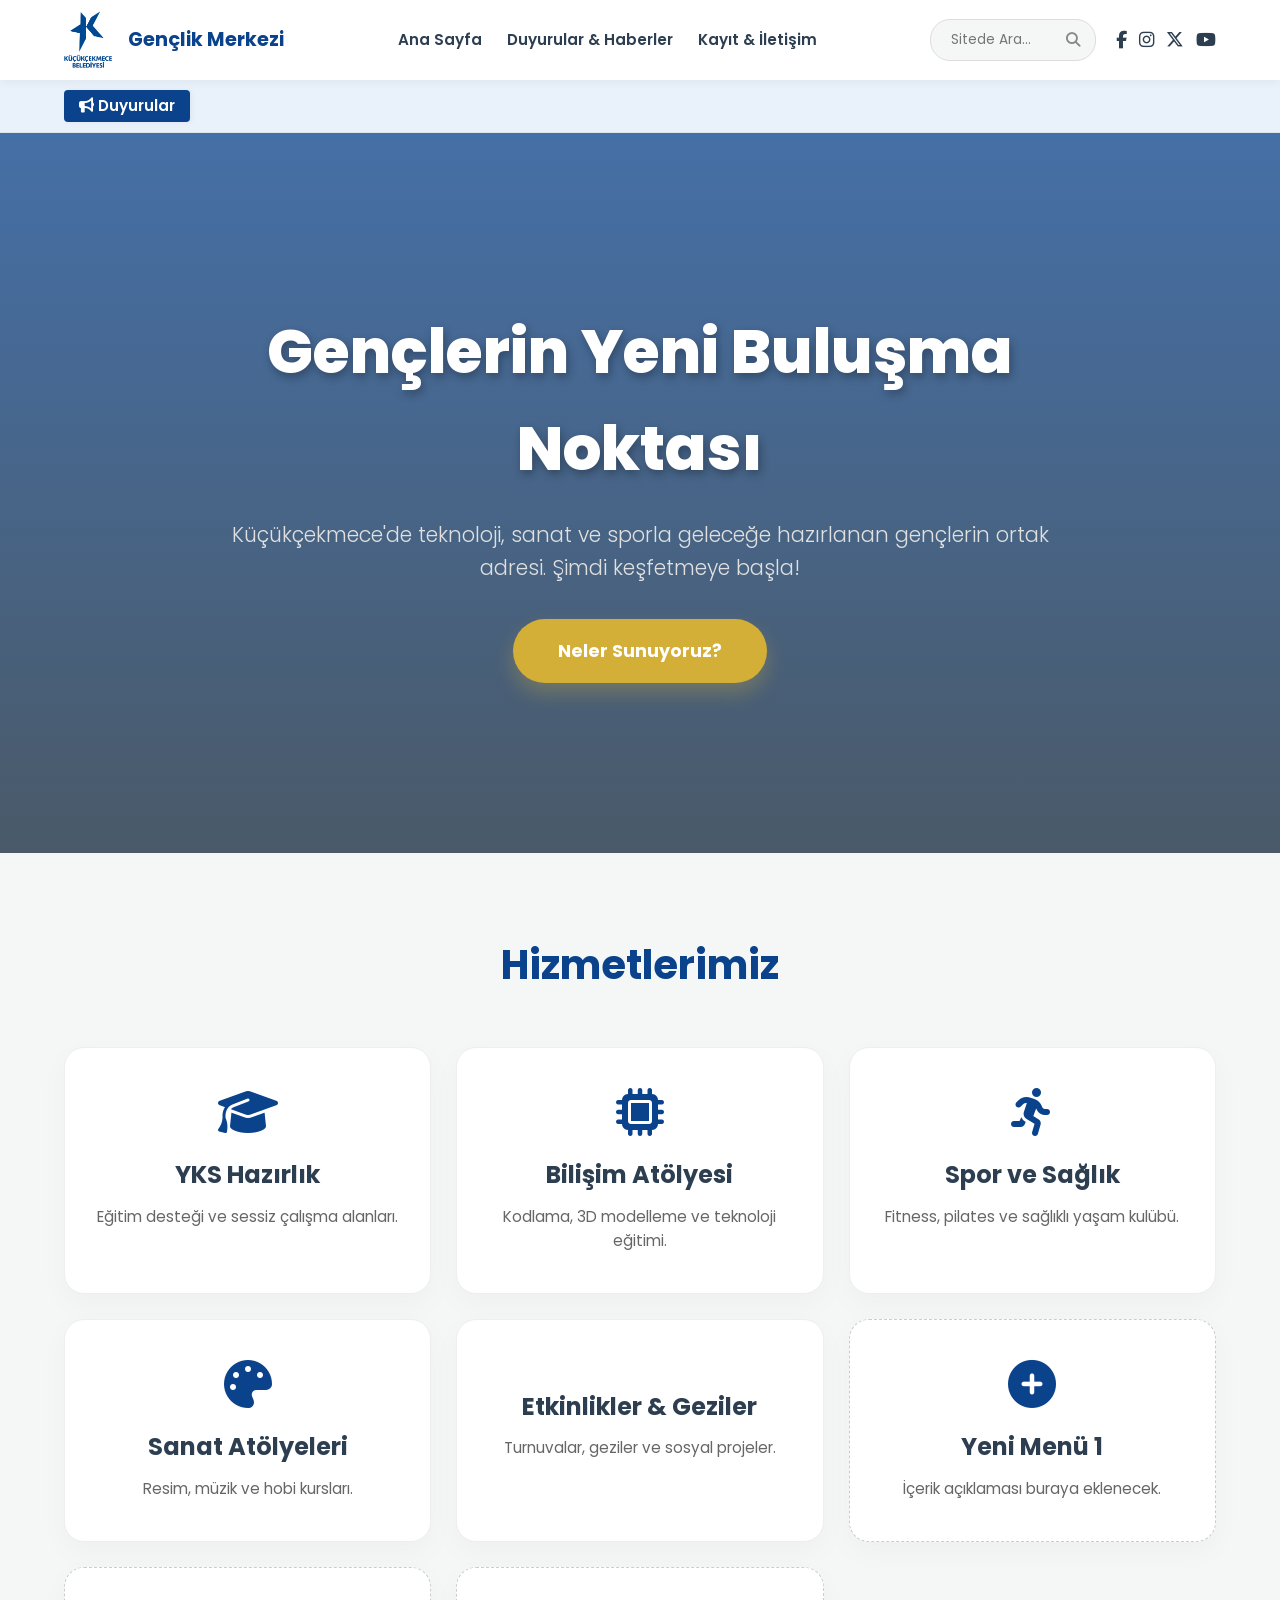
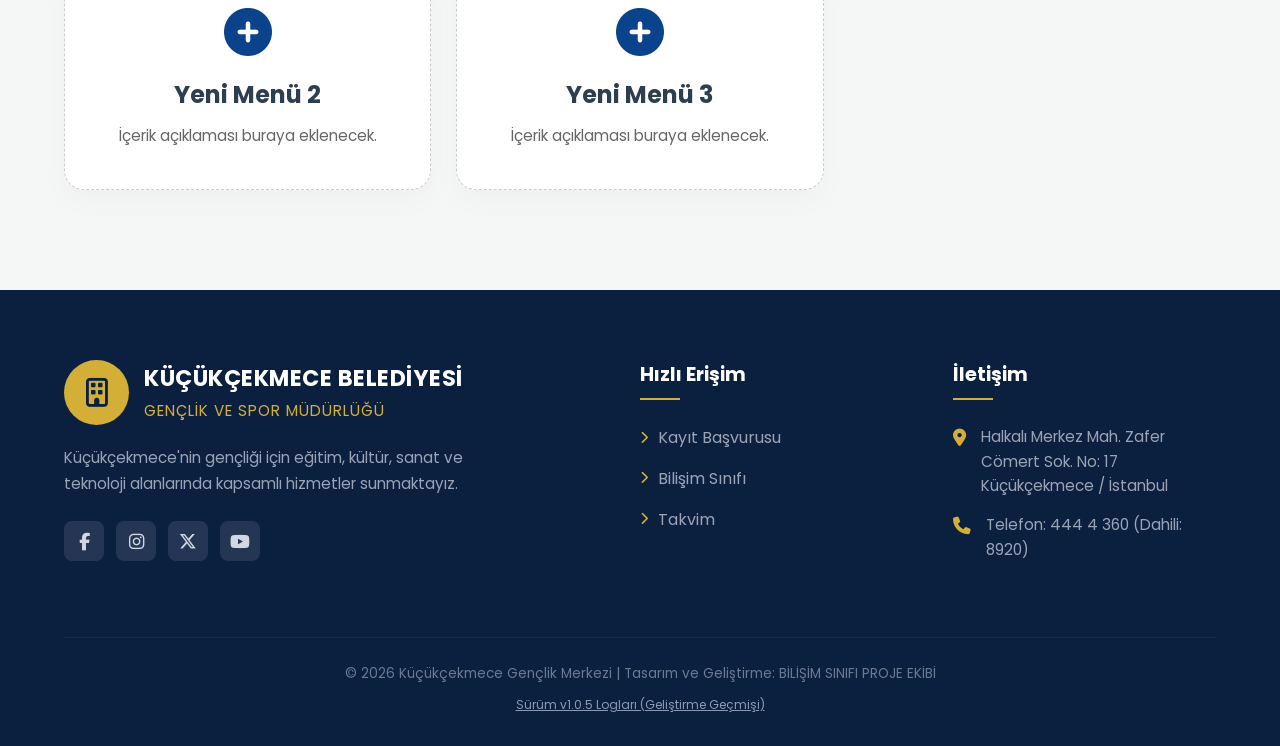
<file: index_full.html>
<!DOCTYPE html>
<html lang="tr">
<head>
    <script async src="https://www.googletagmanager.com/gtag/js?id=G-P1QPERL223"></script>
    <script>
      window.dataLayer = window.dataLayer || [];
      function gtag(){dataLayer.push(arguments);}
      gtag('js', new Date());
      gtag('config', 'G-P1QPERL223');
    </script>

    <script type="text/javascript">
        (function(c,l,a,r,i,t,y){
            c[a]=c[a]||function(){(c[a].q=c[a].q||[]).push(arguments)};
            t=l.createElement(r);t.async=1;t.src="https://www.clarity.ms/tag/"+i;
            y=l.getElementsByTagName(r)[0];y.parentNode.insertBefore(t,y);
        })(window, document, "clarity", "script", "wejj1d0k1a");
    </script>

    <meta charset="UTF-8">
    <meta name="viewport" content="width=device-width, initial-scale=1.0">
    <title>Küçükçekmece Gençlik Merkezi | Ana Sayfa</title>
    <link href="https://cdnjs.cloudflare.com/ajax/libs/font-awesome/6.5.1/css/all.min.css" rel="stylesheet">
    <style>
        @import url('https://fonts.googleapis.com/css2?family=Poppins:wght@300;400;500;600;700&display=swap');

        :root {
            --primary: #0a428c;
            --primary-light: #e9f2fb;
            --secondary: #d4af37;
            --dark: #2c3e50;
            --light: #f4f7f6;
            --footer-bg: #0b1f3f;
        }

        * {
            margin: 0;
            padding: 0;
            box-sizing: border-box;
            font-family: 'Poppins', sans-serif;
            scroll-behavior: smooth;
        }

        body {
            background-color: var(--light);
            color: var(--dark);
            line-height: 1.6;
        }

        /* --- ÜST MENÜ (NAVBAR) MASAÜSTÜ --- */
        nav {
            background-color: white;
            padding: 10px 5%;
            display: flex;
            justify-content: space-between;
            align-items: center;
            box-shadow: 0 2px 10px rgba(0,0,0,0.05);
            position: sticky;
            top: 0;
            z-index: 1000;
        }

        .nav-header {
            display: flex;
            justify-content: space-between;
            align-items: center;
        }

        .logo-container {
            display: flex;
            align-items: center;
            gap: 15px;
            text-decoration: none;
        }

        .logo-img { height: 60px; width: auto; }
        .logo-text { font-size: 1.2rem; font-weight: 700; color: var(--primary); white-space: nowrap; }

        .mobile-toggle {
            display: none;
            background: none;
            border: none;
            font-size: 1.8rem;
            color: var(--primary);
            cursor: pointer;
        }

        .nav-collapse {
            display: flex;
            flex-direction: row;
            align-items: center;
            flex: 1;
        }

        .nav-center {
            display: flex;
            align-items: center;
            margin: 0 auto; 
        }

        .nav-links { 
            list-style: none; 
            display: flex; 
            flex-direction: row; 
            gap: 25px; 
            align-items: center; 
            margin: 0;
            padding: 0;
        }
        
        .nav-links li {
            display: inline-block;
        }

        .nav-links a {
            text-decoration: none;
            color: var(--dark);
            font-weight: 600;
            font-size: 0.95rem;
            transition: color 0.3s;
            white-space: nowrap;
        }
        .nav-links a:hover { color: var(--primary); }

        /* --- ARAMA VE SOSYAL İKONLAR --- */
        .nav-right {
            display: flex;
            flex-direction: row;
            align-items: center;
            gap: 20px;
        }

        .search-box {
            display: flex;
            align-items: center;
            background: var(--light);
            border-radius: 20px;
            padding: 5px 15px;
            border: 1px solid #ddd;
        }
        .search-box input {
            border: none;
            background: transparent;
            outline: none;
            padding: 5px;
            font-size: 0.85rem;
            width: 120px;
            transition: width 0.3s;
        }
        .search-box input:focus { width: 160px; }
        .search-box i { color: #888; font-size: 0.9rem; cursor: pointer; }

        .social-icons-top {
            display: flex;
            flex-direction: row;
            gap: 12px;
            align-items: center;
        }
        .social-icons-top a {
            color: var(--dark);
            font-size: 1.1rem;
            transition: all 0.3s;
        }
        .social-icons-top a:hover { color: var(--primary); transform: translateY(-2px); }

        /* --- DUYURU BARI --- */
        .announcement-bar {
            background-color: var(--primary-light);
            color: var(--primary);
            padding: 10px 5%;
            display: flex;
            align-items: center;
            font-size: 0.95rem;
            font-weight: 500;
            overflow: hidden;
            border-bottom: 1px solid rgba(0,0,0,0.05);
        }
        .announcement-title {
            background-color: var(--primary);
            color: white;
            padding: 4px 15px;
            border-radius: 4px;
            margin-right: 15px;
            white-space: nowrap;
            z-index: 2;
            box-shadow: 2px 0 5px rgba(0,0,0,0.05);
            font-weight: 600;
        }
        .marquee {
            flex: 1;
            overflow: hidden;
            white-space: nowrap;
        }
        .marquee p {
            display: inline-block;
            padding-left: 100%;
            animation: marquee 25s linear infinite;
        }
        .marquee p i { color: var(--secondary); margin: 0 10px; }
        
        @keyframes marquee {
            0% { transform: translateX(0); }
            100% { transform: translateX(-100%); }
        }

        /* --- HERO BÖLÜMÜ --- */
        .hero {
            position: relative;
            height: 80vh;
            display: flex;
            flex-direction: column;
            justify-content: center;
            align-items: center;
            text-align: center;
            color: white;
            overflow: hidden;
        }

        .hero::before {
            content: '';
            position: absolute;
            top: 0; left: 0; width: 100%; height: 100%;
            background-image: url('https://images.unsplash.com/photo-1523240795612-9a054b0db644?q=80&w=1920&auto=format&fit=crop'); 
            background-size: cover;
            background-position: center;
            z-index: -2;
        }

        .hero::after {
            content: '';
            position: absolute;
            top: 0; left: 0; width: 100%; height: 100%;
            background: linear-gradient(rgba(10, 66, 140, 0.75), rgba(44, 62, 80, 0.85));
            z-index: -1;
        }

        .hero-content { animation: fadeInUp 1s ease; max-width: 900px; padding: 0 20px; }
        .hero h1 { font-size: 3.8rem; margin-bottom: 20px; font-weight: 800; text-shadow: 2px 4px 10px rgba(0,0,0,0.3); }
        .hero p { font-size: 1.3rem; margin-bottom: 35px; color: #e0e0e0; font-weight: 300; }

        .btn-primary {
            display: inline-block;
            padding: 18px 45px;
            background-color: var(--secondary);
            color: white;
            text-decoration: none;
            font-weight: 700;
            border-radius: 50px;
            font-size: 1.1rem;
            transition: all 0.3s;
            box-shadow: 0 10px 20px rgba(212, 175, 55, 0.3);
        }
        .btn-primary:hover { transform: translateY(-5px); box-shadow: 0 15px 25px rgba(212, 175, 55, 0.4); }

        /* --- HİZMET KARTLARI --- */
        .section-title { text-align: center; margin: 80px 0 50px; font-size: 2.5rem; color: var(--primary); font-weight: 700; }
        .services-container {
            display: grid;
            grid-template-columns: repeat(auto-fit, minmax(280px, 1fr));
            gap: 25px;
            padding: 0 5%;
            max-width: 1300px;
            margin: 0 auto;
        }

        .card {
            background: white;
            padding: 40px 30px;
            border-radius: 20px;
            text-align: center;
            text-decoration: none;
            color: inherit;
            display: block;
            box-shadow: 0 10px 30px rgba(0,0,0,0.03);
            transition: all 0.3s cubic-bezier(0.175, 0.885, 0.32, 1.275);
            border: 1px solid #eee;
        }

        .card:hover { transform: scale(1.05); border-color: var(--primary); box-shadow: 0 20px 40px rgba(10,66,140,0.1); }
        .card i { font-size: 3rem; color: var(--primary); margin-bottom: 20px; }
        .card h3 { font-size: 1.5rem; margin-bottom: 10px; color: var(--dark); }
        .card p { font-size: 0.95rem; color: #666; }

        .card.new-menu { border-style: dashed; border-color: #ccc; }
        .card.new-menu:hover { border-style: solid; border-color: var(--primary); }

        /* --- FOOTER --- */
        footer {
            background-color: var(--footer-bg);
            color: white;
            padding: 70px 5% 30px;
            margin-top: 100px;
        }
        
        .footer-grid {
            display: grid;
            grid-template-columns: 2fr 1fr 1fr;
            gap: 50px;
            max-width: 1300px;
            margin: 0 auto;
        }

        .footer-brand .brand-header {
            display: flex;
            align-items: center;
            gap: 15px;
            margin-bottom: 20px;
        }
        
        .footer-brand .brand-icon {
            background-color: var(--secondary);
            width: 65px;
            height: 65px;
            border-radius: 50%;
            display: flex;
            align-items: center;
            justify-content: center;
            font-size: 1.8rem;
            color: var(--footer-bg);
        }

        .footer-brand .brand-text h2 {
            font-size: 1.4rem;
            font-weight: 700;
            letter-spacing: 0.5px;
            margin-bottom: 2px;
            color: white;
        }
        .footer-brand .brand-text h3 {
            font-size: 0.95rem;
            font-weight: 400;
            color: var(--secondary);
            letter-spacing: 1px;
        }

        .footer-brand p {
            color: #9ba4b5;
            font-size: 0.95rem;
            line-height: 1.7;
            margin-bottom: 25px;
            max-width: 85%;
        }

        .footer-socials {
            display: flex;
            gap: 12px;
        }
        .footer-socials a {
            background-color: rgba(255, 255, 255, 0.1);
            color: #d1d8e0;
            width: 40px;
            height: 40px;
            border-radius: 8px;
            display: flex;
            align-items: center;
            justify-content: center;
            text-decoration: none;
            font-size: 1.1rem;
            transition: all 0.3s;
        }
        .footer-socials a:hover {
            background-color: var(--secondary);
            color: var(--footer-bg);
            transform: translateY(-3px);
        }

        .footer-links h4 {
            color: white;
            font-size: 1.2rem;
            margin-bottom: 25px;
            position: relative;
            padding-bottom: 10px;
        }
        .footer-links h4::after {
            content: '';
            position: absolute;
            left: 0;
            bottom: 0;
            width: 40px;
            height: 2px;
            background-color: var(--secondary);
        }

        .footer-links ul { list-style: none; }
        .footer-links ul li { margin-bottom: 15px; }
        .footer-links ul li a {
            color: #9ba4b5;
            text-decoration: none;
            transition: color 0.3s;
            display: flex;
            align-items: center;
            gap: 10px;
        }
        .footer-links ul li a:hover { color: var(--secondary); }
        .footer-links ul li a i { font-size: 0.8rem; color: var(--secondary); }

        .footer-contact p {
            color: #9ba4b5;
            display: flex;
            align-items: flex-start;
            gap: 15px;
            margin-bottom: 15px;
            font-size: 0.95rem;
        }
        .footer-contact p i {
            color: var(--secondary);
            margin-top: 4px;
            font-size: 1.1rem;
        }

        .footer-bottom {
            text-align: center;
            margin-top: 60px;
            padding-top: 25px;
            border-top: 1px solid rgba(255,255,255,0.05);
            font-size: 0.85rem;
            color: #6b7a90;
            position: relative;
        }

        /* --- SÜRÜM MENÜSÜ (MODAL) CSS --- */
        .version-link {
            color: #8c9bb3;
            text-decoration: underline;
            font-size: 0.75rem;
            margin-top: 10px;
            display: inline-block;
            transition: color 0.3s;
            cursor: pointer;
        }
        .version-link:hover { color: var(--secondary); }

        .version-modal {
            display: none; /* Varsayılan olarak gizli */
            position: fixed;
            z-index: 2000;
            left: 0; top: 0;
            width: 100%; height: 100%;
            background-color: rgba(0,0,0,0.6);
            align-items: center;
            justify-content: center;
        }

        .version-modal-content {
            background-color: white;
            color: var(--dark);
            padding: 30px;
            border-radius: 10px;
            max-width: 550px;
            width: 90%;
            position: relative;
            box-shadow: 0 5px 30px rgba(0,0,0,0.3);
            animation: fadeInModal 0.3s ease-out;
            text-align: left;
        }

        @keyframes fadeInModal {
            from { opacity: 0; transform: translateY(-20px); }
            to { opacity: 1; transform: translateY(0); }
        }

        .close-btn {
            color: #aaa;
            position: absolute;
            top: 15px; right: 20px;
            font-size: 28px;
            font-weight: bold;
            cursor: pointer;
            transition: color 0.3s;
        }
        .close-btn:hover { color: var(--dark); }

        .version-modal-content h2 {
            font-size: 1.3rem;
            margin-bottom: 20px;
            border-bottom: 2px solid var(--secondary);
            padding-bottom: 10px;
            color: var(--primary);
        }
        .version-modal-content ul { list-style: none; padding-left: 0; max-height: 350px; overflow-y: auto; }
        .version-modal-content li { font-size: 0.9rem; margin-bottom: 15px; padding-bottom: 15px; border-bottom: 1px solid #eee; line-height: 1.5; }
        .version-modal-content li:last-child { border-bottom: none; margin-bottom: 0; padding-bottom: 0; }
        .version-modal-content strong { color: var(--primary); font-weight: 600; display: inline-block; width: 65px; }

        /* --- MOBİL UYUMLULUK (RESPONSIVE) KODLARI --- */
        @media (max-width: 1024px) {
            nav {
                flex-direction: column;
                align-items: flex-start;
                padding: 15px 5%;
            }
            .nav-header { width: 100%; }
            .mobile-toggle { display: block; }
            
            .nav-collapse {
                display: none !important; 
                flex-direction: column !important; 
                width: 100%;
                margin-left: 0;
                padding-top: 20px;
                gap: 20px;
            }
            
            .nav-collapse.active { display: flex !important; }
            
            .nav-center { margin: 0; width: 100%; flex-direction: column !important; align-items: flex-start; }
            .nav-right { flex-direction: column !important; width: 100%; align-items: flex-start; gap: 15px; padding-top: 10px; }
            
            .nav-links { flex-direction: column !important; align-items: flex-start; gap: 15px; width: 100%; }
            .nav-links li { width: 100%; border-bottom: 1px solid #eee; padding-bottom: 10px; display: block; }
            .nav-links a { white-space: normal; } 
            
            .search-box { width: 100%; max-width: 300px; justify-content: space-between; }
            .search-box input { width: 100%; }
            .social-icons-top { margin-top: 10px; }

            .footer-grid { grid-template-columns: 1fr; gap: 40px; }
        }

        @media (max-width: 768px) {
            .hero { height: 70vh; }
            .hero h1 { font-size: 2.2rem; }
            .hero p { font-size: 1rem; margin-bottom: 25px; }
            .btn-primary { padding: 14px 35px; font-size: 1rem; }
            
            .announcement-title { display: none; }
            .section-title { font-size: 2rem; margin: 50px 0 30px; }
            
            footer { padding: 50px 5% 20px; margin-top: 60px; }
            .footer-brand .brand-header { flex-direction: column; align-items: flex-start; }
            .footer-brand .brand-text h2 { font-size: 1.2rem; }
        }
    </style>
</head>
<body>

    <nav>
        <div class="nav-header">
            <a href="index.html" class="logo-container">
                <img src="kucukcekmece_dil_logo.png" alt="Logo" class="logo-img">
                <span class="logo-text">Gençlik Merkezi</span>
            </a>
            <button class="mobile-toggle" onclick="toggleMenu()">
                <i class="fa-solid fa-bars"></i>
            </button>
        </div>
        
        <div class="nav-collapse" id="mobileMenu">
            <div class="nav-center">
                <ul class="nav-links">
                    <li><a href="index.html">Ana Sayfa</a></li>
                    <li><a href="duyurular.html">Duyurular & Haberler</a></li>
                    <li><a href="kayitveiletisim.html">Kayıt & İletişim</a></li>
                </ul>
            </div>

            <div class="nav-right">
                <div class="search-box">
                    <input type="text" placeholder="Sitede Ara...">
                    <i class="fa-solid fa-magnifying-glass"></i>
                </div>
                <div class="social-icons-top">
                    <a href="#" target="_blank" title="Facebook"><i class="fa-brands fa-facebook-f"></i></a>
                    <a href="#" target="_blank" title="Instagram"><i class="fa-brands fa-instagram"></i></a>
                    <a href="#" target="_blank" title="X (Twitter)"><i class="fa-brands fa-x-twitter"></i></a>
                    <a href="#" target="_blank" title="YouTube"><i class="fa-brands fa-youtube"></i></a>
                </div>
            </div>
        </div>
    </nav>

    <div class="announcement-bar">
        <span class="announcement-title"><i class="fa-solid fa-bullhorn"></i> Duyurular</span>
        <div class="marquee">
            <p>19 Mayıs Atatürk'ü Anma, Gençlik ve Spor Bayramınız Kutlu Olsun! <i class="fa-solid fa-star"></i> Gençlik Merkezimizde düzenlenecek olan teknoloji ve sanat sergimize tüm gençlerimizi ve halkımızı bekleriz.</p>
        </div>
    </div>

    <header class="hero">
        <div class="hero-content">
            <h1>Gençlerin Yeni Buluşma Noktası</h1>
            <p>Küçükçekmece'de teknoloji, sanat ve sporla geleceğe hazırlanan gençlerin ortak adresi. Şimdi keşfetmeye başla!</p>
            <a href="#hizmetler" class="btn-primary">Neler Sunuyoruz?</a>
        </div>
    </header>

    <section id="hizmetler">
        <h2 class="section-title">Hizmetlerimiz</h2>
        <div class="services-container">
            
            <a href="yks.html" class="card">
                <i class="fa-solid fa-graduation-cap"></i>
                <h3>YKS Hazırlık</h3>
                <p>Eğitim desteği ve sessiz çalışma alanları.</p>
            </a>

            <a href="bilisim.html" class="card">
                <i class="fa-solid fa-microchip"></i>
                <h3>Bilişim Atölyesi</h3>
                <p>Kodlama, 3D modelleme ve teknoloji eğitimi.</p>
            </a>

            <a href="spor.html" class="card">
                <i class="fa-solid fa-person-running"></i>
                <h3>Spor ve Sağlık</h3>
                <p>Fitness, pilates ve sağlıklı yaşam kulübü.</p>
            </a>

            <a href="atolye.html" class="card">
                <i class="fa-solid fa-palette"></i>
                <h3>Sanat Atölyeleri</h3>
                <p>Resim, müzik ve hobi kursları.</p>
            </a>

            <a href="etkinlikler.html" class="card">
                <i class="fa-solid fa-calendar-star"></i>
                <h3>Etkinlikler & Geziler</h3>
                <p>Turnuvalar, geziler ve sosyal projeler.</p>
            </a>

            <a href="#" class="card new-menu">
                <i class="fa-solid fa-plus-circle"></i>
                <h3>Yeni Menü 1</h3>
                <p>İçerik açıklaması buraya eklenecek.</p>
            </a>

            <a href="#" class="card new-menu">
                <i class="fa-solid fa-plus-circle"></i>
                <h3>Yeni Menü 2</h3>
                <p>İçerik açıklaması buraya eklenecek.</p>
            </a>

            <a href="#" class="card new-menu">
                <i class="fa-solid fa-plus-circle"></i>
                <h3>Yeni Menü 3</h3>
                <p>İçerik açıklaması buraya eklenecek.</p>
            </a>

        </div>
    </section>

    <footer>
        <div class="footer-grid">
            
            <div class="footer-brand">
                <div class="brand-header">
                    <div class="brand-icon">
                        <i class="fa-regular fa-building"></i>
                    </div>
                    <div class="brand-text">
                        <h2>KÜÇÜKÇEKMECE BELEDİYESİ</h2>
                        <h3>GENÇLİK VE SPOR MÜDÜRLÜĞÜ</h3>
                    </div>
                </div>
                <p>Küçükçekmece'nin gençliği için eğitim, kültür, sanat ve teknoloji alanlarında kapsamlı hizmetler sunmaktayız.</p>
                <div class="footer-socials">
                    <a href="#" target="_blank"><i class="fa-brands fa-facebook-f"></i></a>
                    <a href="#" target="_blank"><i class="fa-brands fa-instagram"></i></a>
                    <a href="#" target="_blank"><i class="fa-brands fa-x-twitter"></i></a>
                    <a href="#" target="_blank"><i class="fa-brands fa-youtube"></i></a>
                </div>
            </div>

            <div class="footer-links">
                <h4>Hızlı Erişim</h4>
                <ul>
                    <li><a href="kayitveiletisim.html"><i class="fa-solid fa-chevron-right"></i> Kayıt Başvurusu</a></li>
                    <li><a href="bilisim.html"><i class="fa-solid fa-chevron-right"></i> Bilişim Sınıfı</a></li>
                    <li><a href="etkinlikler.html"><i class="fa-solid fa-chevron-right"></i> Takvim</a></li>
                </ul>
            </div>

            <div class="footer-links footer-contact">
                <h4>İletişim</h4>
                <p><i class="fa-solid fa-location-dot"></i> <span>Halkalı Merkez Mah. Zafer Cömert Sok. No: 17 Küçükçekmece / İstanbul</span></p>
                <p><i class="fa-solid fa-phone"></i> <span>Telefon: 444 4 360 (Dahili: 8920)</span></p>
            </div>

        </div>
        
        <div class="footer-bottom">
            &copy; 2026 Küçükçekmece Gençlik Merkezi | Tasarım ve Geliştirme: BİLİŞİM SINIFI PROJE EKİBİ<br>
            <a onclick="openVersionModal(event)" class="version-link">Sürüm v1.0.5 Logları (Geliştirme Geçmişi)</a>
        </div>
    </footer>

    <div id="versionModal" class="version-modal">
        <div class="version-modal-content">
            <span class="close-btn" onclick="closeVersionModal()">&times;</span>
            <h2>Proje Geliştirme Logları</h2>
            <ul>
                <li><strong>v1.0.5:</strong> Sürüm menüsü (changelog) eklendi. Hatıra defteri hizmet kartlarından tamamen kaldırıldı. Alt bilgi kurum adı "Müdürlük" olarak güncellendi. Üst menü 3 öğeye düşürüldü.</li>
                <li><strong>v1.0.4:</strong> Masaüstü PC görünümünde menülerin alt alta kayma sorunu çözüldü, nowrap özelliği eklendi. Mobil için hamburger menü entegrasyonu sağlandı. Logo dosyası kucukcekmece_dil_logo.png olarak güncellendi.</li>
                <li><strong>v1.0.3:</strong> Font Awesome kütüphanesi v6.5.1'e yükseltilerek X (Twitter) logosu görünür kılındı. İletişim adresleri ve dahili numara (8920) revize edildi.</li>
                <li><strong>v1.0.2:</strong> Sayfa sonuna özel kurumsal footer eklendi. Ana menü sağ üst alana sosyal ikonlar ve arama çubuğu yerleştirildi.</li>
                <li><strong>v1.0.1:</strong> Duyuru çubuğu eklendi ve 19 Mayıs kutlama metni girildi.</li>
                <li><strong>v1.0.0:</strong> İlk ana iskelet, hizmet kartları ve temel renk değişkenleri oluşturuldu.</li>
            </ul>
        </div>
    </div>

    <script>
        // Mobil Menü Aç/Kapat
        function toggleMenu() {
            var menu = document.getElementById("mobileMenu");
            menu.classList.toggle("active");
        }

        // Versiyon Modalı Aç/Kapat
        function openVersionModal(e) {
            e.preventDefault();
            document.getElementById('versionModal').style.display = 'flex';
        }

        function closeVersionModal() {
            document.getElementById('versionModal').style.display = 'none';
        }

        // Modal açıkken dış siyah alana tıklanınca kapatma özelliği
        window.onclick = function(event) {
            var modal = document.getElementById('versionModal');
            if (event.target == modal) {
                modal.style.display = "none";
            }
        }
    </script>

</body>
</html>
</file>
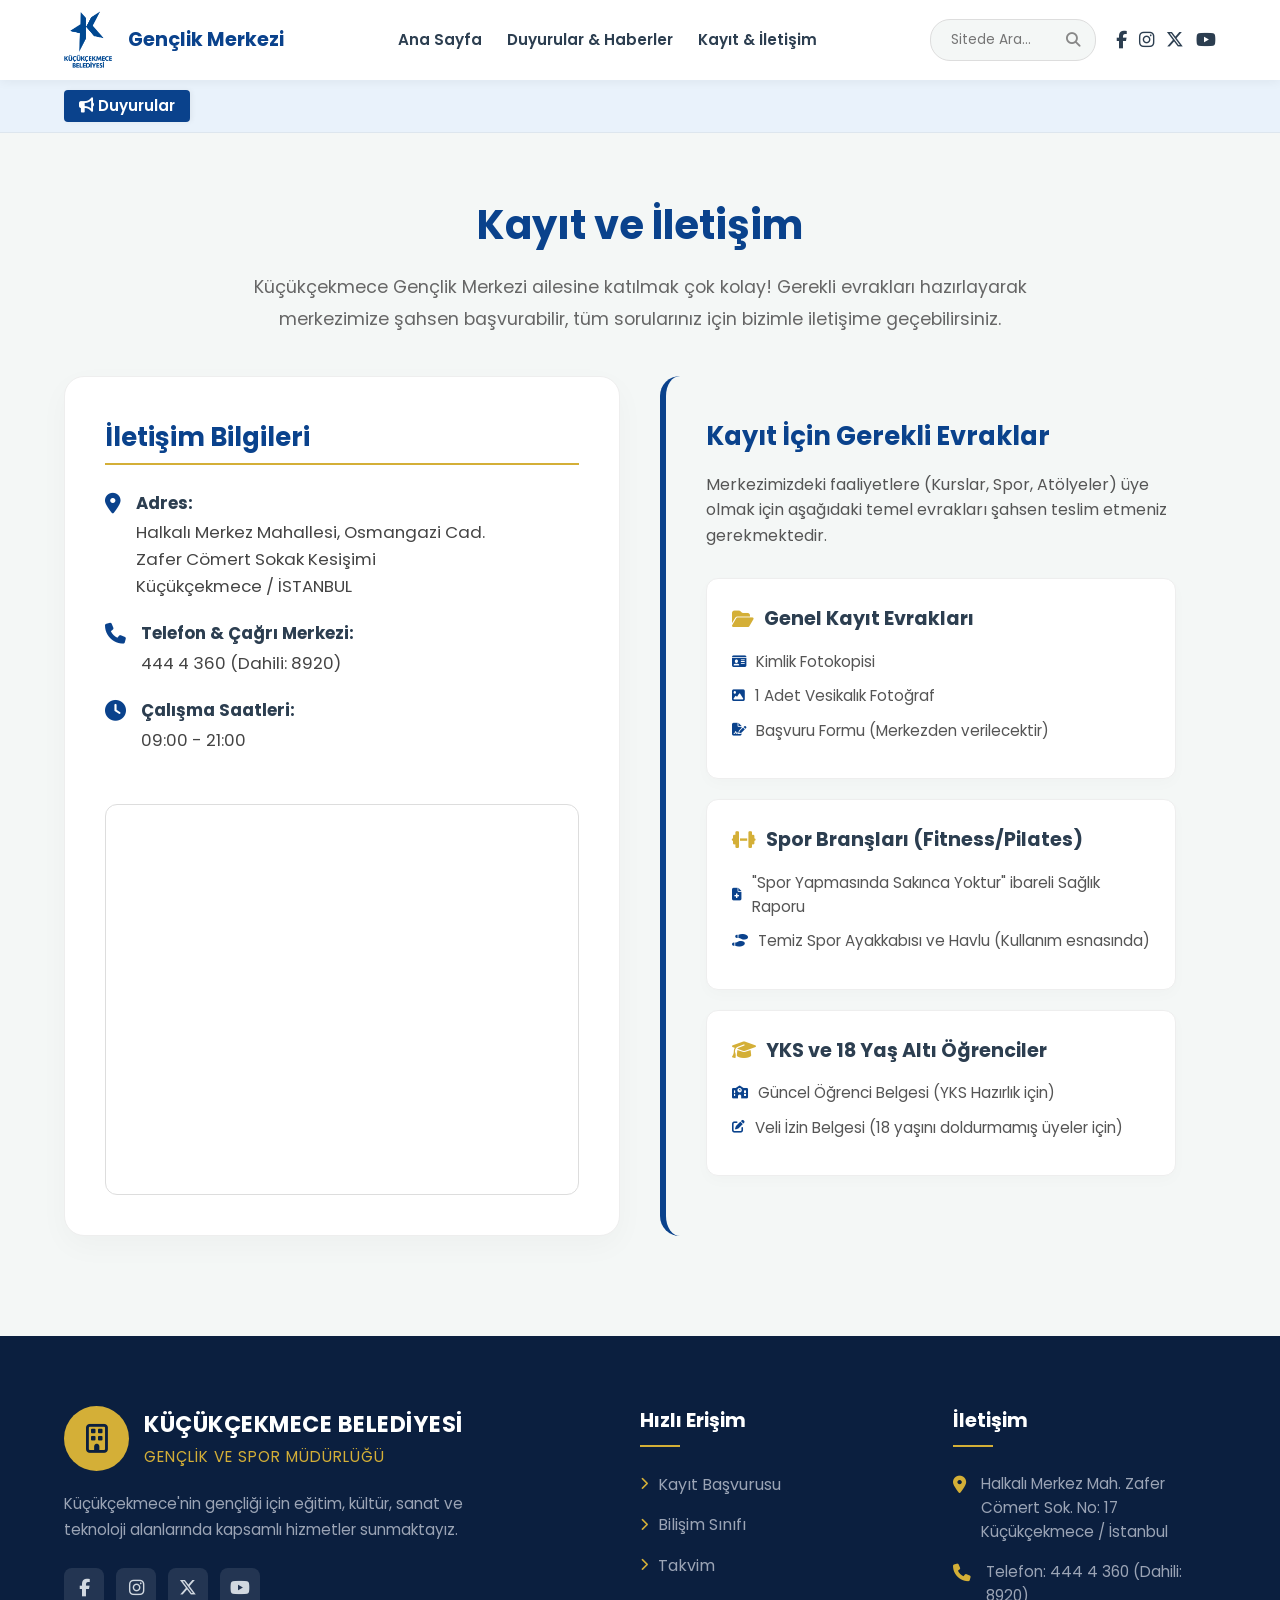
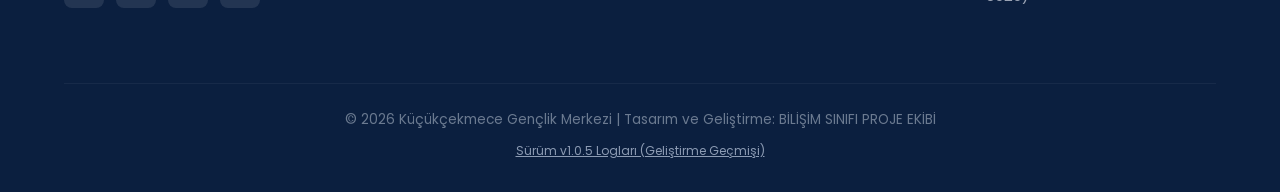
<file: kayitveiletisim.html>
<!DOCTYPE html>
<html lang="tr">
<head>
    <script async src="https://www.googletagmanager.com/gtag/js?id=G-P1QPERL223"></script>
    <script>
      window.dataLayer = window.dataLayer || [];
      function gtag(){dataLayer.push(arguments);}
      gtag('js', new Date());
      gtag('config', 'G-P1QPERL223');
    </script>
    <script type="text/javascript">
        (function(c,l,a,r,i,t,y){
            c[a]=c[a]||function(){(c[a].q=c[a].q||[]).push(arguments)};
            t=l.createElement(r);t.async=1;t.src="https://www.clarity.ms/tag/"+i;
            y=l.getElementsByTagName(r)[0];y.parentNode.insertBefore(t,y);
        })(window, document, "clarity", "script", "wejj1d0k1a");
    </script>

    <meta charset="UTF-8">
    <meta name="viewport" content="width=device-width, initial-scale=1.0">
    <title>Küçükçekmece Gençlik Merkezi | Kayıt ve İletişim</title>
    
    <link href="https://cdnjs.cloudflare.com/ajax/libs/font-awesome/6.5.1/css/all.min.css" rel="stylesheet">
    <link rel="stylesheet" href="style.css">

    <style>
        /* SAYFAYA ÖZEL TASARIM */
        .page-header { text-align: center; margin: 60px 0 40px; padding: 0 5%; }
        .page-header h1 { font-size: 2.5rem; color: var(--primary); margin-bottom: 15px; font-weight: 700; }
        .page-header p { font-size: 1.1rem; color: #666; max-width: 800px; margin: 0 auto; line-height: 1.8; }

        .contact-container { display: grid; grid-template-columns: 1fr 1fr; gap: 40px; max-width: 1300px; margin: 0 auto 80px; padding: 0 5%; }

        /* Sol Taraf: İletişim ve Harita */
        .contact-info-panel { background: white; border-radius: 20px; padding: 40px; box-shadow: 0 10px 30px rgba(0,0,0,0.03); border: 1px solid #eee; display: flex; flex-direction: column; }
        .contact-info-panel h2 { color: var(--primary); margin-bottom: 25px; font-size: 1.6rem; border-bottom: 2px solid var(--secondary); display: inline-block; padding-bottom: 5px; }
        
        .info-list { list-style: none; padding: 0; margin-bottom: 30px; }
        .info-list li { display: flex; align-items: flex-start; gap: 15px; margin-bottom: 20px; font-size: 1.05rem; color: #444; line-height: 1.6; }
        .info-list li i { color: var(--primary); font-size: 1.3rem; margin-top: 3px; }
        .info-list li strong { color: var(--dark); display: block; margin-bottom: 3px; }

        .map-box { width: 100%; height: 250px; border-radius: 12px; overflow: hidden; border: 1px solid #ddd; flex: 1; }
        .map-box iframe { width: 100%; height: 100%; border: none; }

        /* Sağ Taraf: Kayıt Evrakları */
        .registration-panel { background: var(--light); border-radius: 20px; padding: 40px; border-left: 6px solid var(--primary); }
        .registration-panel h2 { color: var(--primary); margin-bottom: 15px; font-size: 1.6rem; }
        .reg-desc { color: #555; margin-bottom: 30px; line-height: 1.6; }

        .doc-category { background: white; border-radius: 12px; padding: 25px; margin-bottom: 20px; box-shadow: 0 5px 15px rgba(0,0,0,0.02); border: 1px solid #eee; }
        .doc-category h3 { color: var(--dark); font-size: 1.2rem; margin-bottom: 15px; display: flex; align-items: center; gap: 10px; }
        .doc-category h3 i { color: var(--secondary); }
        
        .doc-list { list-style: none; padding: 0; margin: 0; }
        .doc-list li { margin-bottom: 10px; font-size: 0.95rem; color: #555; display: flex; align-items: center; gap: 10px; }
        .doc-list li i { color: var(--primary); font-size: 0.8rem; }

        @media (max-width: 992px) {
            .contact-container { grid-template-columns: 1fr; }
            .map-box { height: 300px; }
        }
    </style>
</head>
<body>

    <div id="header-placeholder"></div>

    <main>
        <div class="page-header">
            <h1>Kayıt ve İletişim</h1>
            <p>Küçükçekmece Gençlik Merkezi ailesine katılmak çok kolay! Gerekli evrakları hazırlayarak merkezimize şahsen başvurabilir, tüm sorularınız için bizimle iletişime geçebilirsiniz.</p>
        </div>

        <div class="contact-container">
            
            <div class="contact-info-panel">
                <h2>İletişim Bilgileri</h2>
                <ul class="info-list">
                    <li>
                        <i class="fa-solid fa-location-dot"></i>
                        <div>
                            <strong>Adres:</strong>
                            Halkalı Merkez Mahallesi, Osmangazi Cad.<br>Zafer Cömert Sokak Kesişimi<br>Küçükçekmece / İSTANBUL
                        </div>
                    </li>
                    <li>
                        <i class="fa-solid fa-phone"></i>
                        <div>
                            <strong>Telefon & Çağrı Merkezi:</strong>
                            444 4 360 (Dahili: 8920)
                        </div>
                    </li>
                    <li>
                        <i class="fa-solid fa-clock"></i>
                        <div>
                            <strong>Çalışma Saatleri:</strong>
                            09:00 - 21:00
                    </li>
                </ul>

                <div class="map-box">
                    <iframe src="https://maps.google.com/maps?q=Küçükçekmece+Belediyesi+Gençlik+Merkezi&t=&z=15&ie=UTF8&iwloc=&output=embed" allowfullscreen="" loading="lazy" referrerpolicy="no-referrer-when-downgrade"></iframe>
                </div>
            </div>

            <div class="registration-panel">
                <h2>Kayıt İçin Gerekli Evraklar</h2>
                <p class="reg-desc">Merkezimizdeki faaliyetlere (Kurslar, Spor, Atölyeler) üye olmak için aşağıdaki temel evrakları şahsen teslim etmeniz gerekmektedir.</p>

                <div class="doc-category">
                    <h3><i class="fa-solid fa-folder-open"></i> Genel Kayıt Evrakları</h3>
                    <ul class="doc-list">
                        <li><i class="fa-solid fa-id-card"></i> Kimlik Fotokopisi</li>
                        <li><i class="fa-solid fa-image"></i> 1 Adet Vesikalık Fotoğraf</li>
                        <li><i class="fa-solid fa-file-signature"></i> Başvuru Formu (Merkezden verilecektir)</li>
                    </ul>
                </div>

                <div class="doc-category">
                    <h3><i class="fa-solid fa-dumbbell"></i> Spor Branşları (Fitness/Pilates)</h3>
                    <ul class="doc-list">
                        <li><i class="fa-solid fa-file-medical"></i> "Spor Yapmasında Sakınca Yoktur" ibareli Sağlık Raporu</li>
                        <li><i class="fa-solid fa-shoe-prints"></i> Temiz Spor Ayakkabısı ve Havlu (Kullanım esnasında)</li>
                    </ul>
                </div>

                <div class="doc-category">
                    <h3><i class="fa-solid fa-graduation-cap"></i> YKS ve 18 Yaş Altı Öğrenciler</h3>
                    <ul class="doc-list">
                        <li><i class="fa-solid fa-school"></i> Güncel Öğrenci Belgesi (YKS Hazırlık için)</li>
                        <li><i class="fa-solid fa-pen-to-square"></i> Veli İzin Belgesi (18 yaşını doldurmamış üyeler için)</li>
                    </ul>
                </div>

            </div>

        </div>
    </main>

    <div id="footer-placeholder"></div>

    <script src="ortak.js"></script>
</body>
</html>
</file>
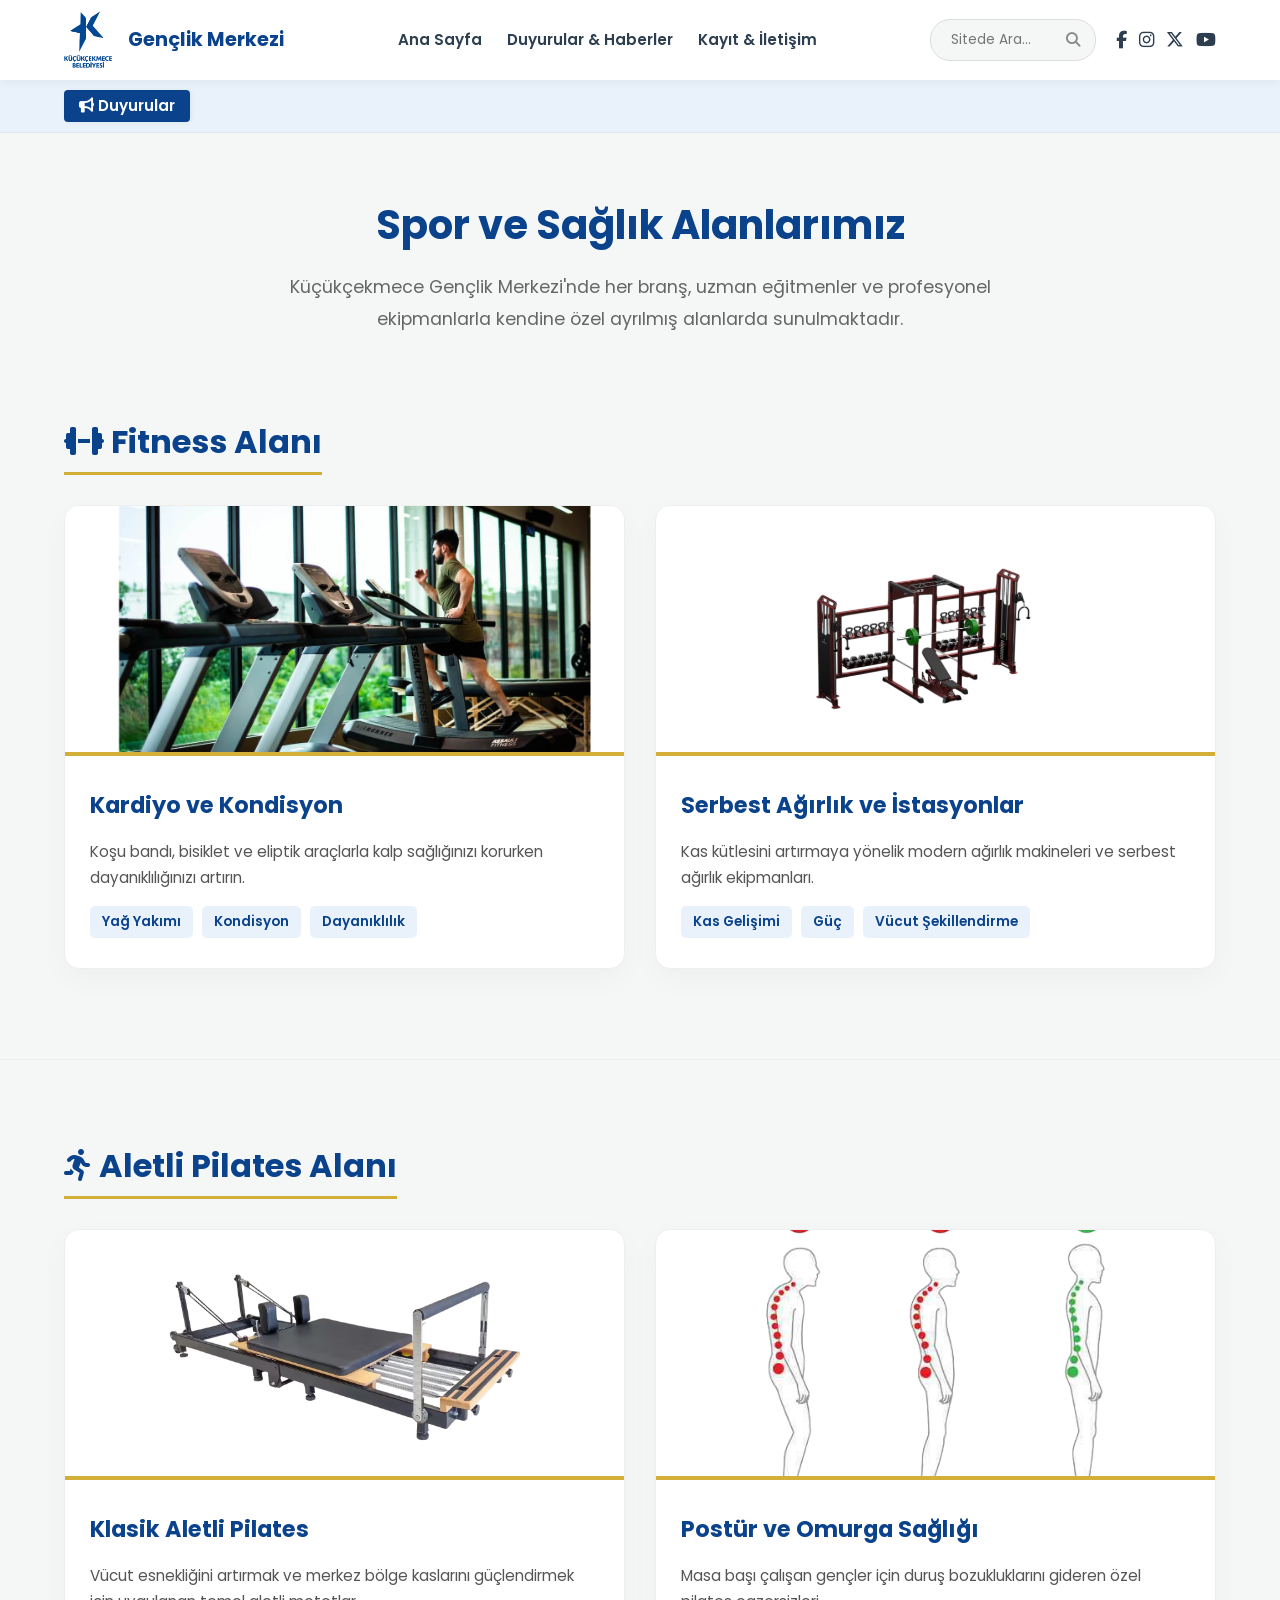
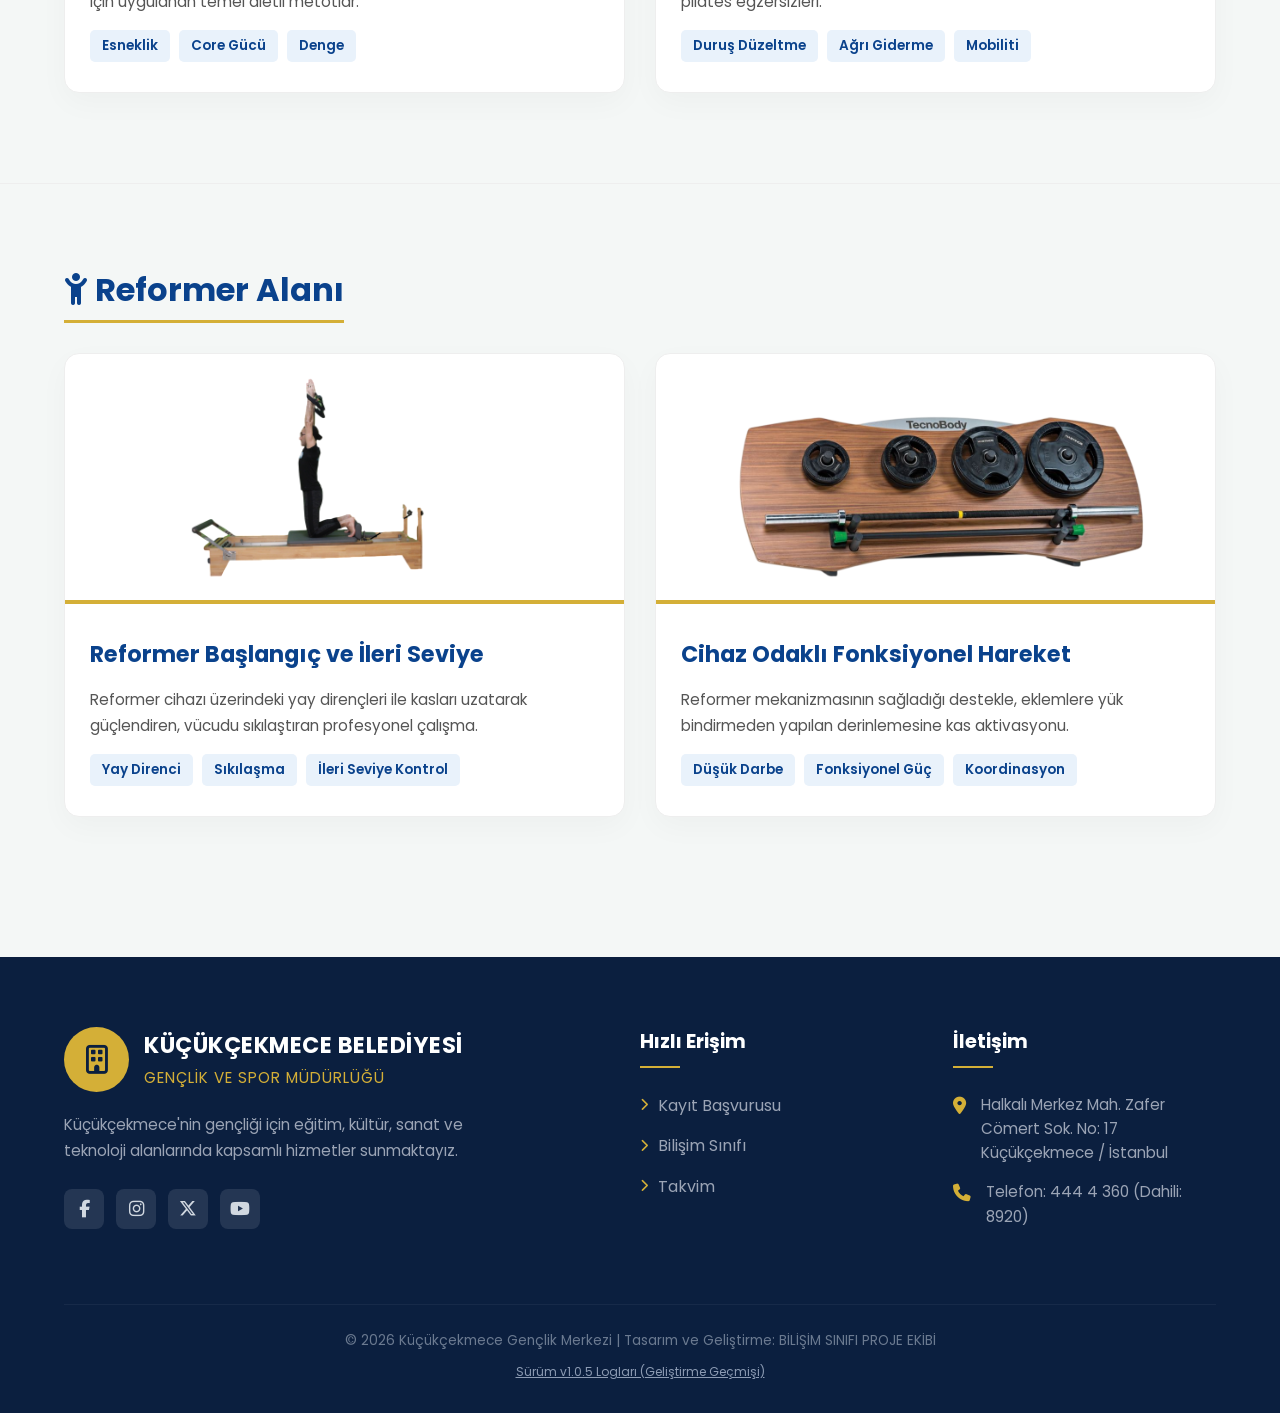
<file: spor.html>
<!DOCTYPE html>
<html lang="tr">
<head>
    <script async src="https://www.googletagmanager.com/gtag/js?id=G-P1QPERL223"></script>
    <script>
      window.dataLayer = window.dataLayer || [];
      function gtag(){dataLayer.push(arguments);}
      gtag('js', new Date());
      gtag('config', 'G-P1QPERL223');
    </script>
    <script type="text/javascript">
        (function(c,l,a,r,i,t,y){
            c[a]=c[a]||function(){(c[a].q=c[a].q||[]).push(arguments)};
            t=l.createElement(r);t.async=1;t.src="https://www.clarity.ms/tag/"+i;
            y=l.getElementsByTagName(r)[0];y.parentNode.insertBefore(t,y);
        })(window, document, "clarity", "script", "wejj1d0k1a");
    </script>

    <meta charset="UTF-8">
    <meta name="viewport" content="width=device-width, initial-scale=1.0">
    <title>Küçükçekmece Gençlik Merkezi | Spor Branşlarımız</title>
    
    <link href="https://cdnjs.cloudflare.com/ajax/libs/font-awesome/6.5.1/css/all.min.css" rel="stylesheet">
    <link rel="stylesheet" href="style.css">

    <style>
        /* ATÖLYE SAYFASIYLA UYUMLU ÖZEL STİLLER */
        .page-header { text-align: center; margin: 60px 0 40px; padding: 0 5%; }
        .page-header h1 { font-size: 2.5rem; color: var(--primary); margin-bottom: 15px; font-weight: 700; }
        .page-header p { font-size: 1.1rem; color: #666; max-width: 800px; margin: 0 auto; line-height: 1.8; }

        /* Her Branş İçin Ayrı ve Düzenli Alanlar */
        .branch-section { padding: 40px 5%; max-width: 1300px; margin: 0 auto 50px; }
        .branch-title { font-size: 2rem; color: var(--primary); margin-bottom: 30px; border-bottom: 3px solid var(--secondary); display: inline-block; padding-bottom: 5px; }

        .branch-grid { display: grid; grid-template-columns: repeat(auto-fit, minmax(320px, 1fr)); gap: 30px; }
        
        /* Kart Tasarımı */
        .sport-card { background: white; border-radius: 15px; overflow: hidden; box-shadow: 0 10px 30px rgba(0,0,0,0.03); border: 1px solid #eee; transition: transform 0.3s ease; }
        .sport-card:hover { transform: translateY(-10px); box-shadow: 0 15px 40px rgba(10, 66, 140, 0.1); }
        .sport-img { width: 100%; height: 250px; object-fit: cover; border-bottom: 4px solid var(--secondary); }
        .sport-info { padding: 25px; }
        .sport-info h3 { font-size: 1.4rem; color: var(--primary); margin-bottom: 15px; font-weight: 700; }
        .sport-info p { font-size: 0.95rem; color: #555; line-height: 1.7; margin-bottom: 15px; }
        
        .benefit-tag { display: inline-block; background: var(--primary-light); color: var(--primary); padding: 5px 12px; border-radius: 5px; font-size: 0.85rem; font-weight: 600; margin-right: 5px; margin-bottom: 5px; }

        /* Bölüm Arası Çizgiler */
        .divider { height: 1px; background: #eee; margin: 40px 0; border: none; }
    </style>
</head>
<body>

    <div id="header-placeholder"></div>

    <main>
        <div class="page-header">
            <h1>Spor ve Sağlık Alanlarımız</h1>
            <p>Küçükçekmece Gençlik Merkezi'nde her branş, uzman eğitmenler ve profesyonel ekipmanlarla kendine özel ayrılmış alanlarda sunulmaktadır.</p>
        </div>

        <section class="branch-section">
            <h2 class="branch-title"><i class="fa-solid fa-dumbbell"></i> Fitness Alanı</h2>
            <div class="branch-grid">
                <div class="sport-card">
                    <img src="media/spor1.png" alt="Fitness Kardiyo" class="sport-img">
                    <div class="sport-info">
                        <h3>Kardiyo ve Kondisyon</h3>
                        <p>Koşu bandı, bisiklet ve eliptik araçlarla kalp sağlığınızı korurken dayanıklılığınızı artırın.</p>
                        <span class="benefit-tag">Yağ Yakımı</span>
                        <span class="benefit-tag">Kondisyon</span>
                        <span class="benefit-tag">Dayanıklılık</span>
                    </div>
                </div>
                <div class="sport-card">
                    <img src="media/spor2.png" alt="Ağırlık Antrenmanı" class="sport-img">
                    <div class="sport-info">
                        <h3>Serbest Ağırlık ve İstasyonlar</h3>
                        <p>Kas kütlesini artırmaya yönelik modern ağırlık makineleri ve serbest ağırlık ekipmanları.</p>
                        <span class="benefit-tag">Kas Gelişimi</span>
                        <span class="benefit-tag">Güç</span>
                        <span class="benefit-tag">Vücut Şekillendirme</span>
                    </div>
                </div>
            </div>
        </section>

        <hr class="divider">

        <section class="branch-section">
            <h2 class="branch-title"><i class="fa-solid fa-person-running"></i> Aletli Pilates Alanı</h2>
            <div class="branch-grid">
                <div class="sport-card">
                    <img src="media/spor3.png" alt="Aletli Pilates" class="sport-img">
                    <div class="sport-info">
                        <h3>Klasik Aletli Pilates</h3>
                        <p>Vücut esnekliğini artırmak ve merkez bölge kaslarını güçlendirmek için uygulanan temel aletli metotlar.</p>
                        <span class="benefit-tag">Esneklik</span>
                        <span class="benefit-tag">Core Gücü</span>
                        <span class="benefit-tag">Denge</span>
                    </div>
                </div>
                <div class="sport-card">
                    <img src="media/spor4.png" alt="Pilates Postür" class="sport-img">
                    <div class="sport-info">
                        <h3>Postür ve Omurga Sağlığı</h3>
                        <p>Masa başı çalışan gençler için duruş bozukluklarını gideren özel pilates egzersizleri.</p>
                        <span class="benefit-tag">Duruş Düzeltme</span>
                        <span class="benefit-tag">Ağrı Giderme</span>
                        <span class="benefit-tag">Mobiliti</span>
                    </div>
                </div>
            </div>
        </section>

        <hr class="divider">

        <section class="branch-section">
            <h2 class="branch-title"><i class="fa-solid fa-child-reaching"></i> Reformer Alanı</h2>
            <div class="branch-grid">
                <div class="sport-card">
                    <img src="media/spor5.png" alt="Reformer Pilates" class="sport-img">
                    <div class="sport-info">
                        <h3>Reformer Başlangıç ve İleri Seviye</h3>
                        <p>Reformer cihazı üzerindeki yay dirençleri ile kasları uzatarak güçlendiren, vücudu sıkılaştıran profesyonel çalışma.</p>
                        <span class="benefit-tag">Yay Direnci</span>
                        <span class="benefit-tag">Sıkılaşma</span>
                        <span class="benefit-tag">İleri Seviye Kontrol</span>
                    </div>
                </div>
                <div class="sport-card">
                    <img src="media/spor6.png" alt="Reformer Cihazı" class="sport-img">
                    <div class="sport-info">
                        <h3>Cihaz Odaklı Fonksiyonel Hareket</h3>
                        <p>Reformer mekanizmasının sağladığı destekle, eklemlere yük bindirmeden yapılan derinlemesine kas aktivasyonu.</p>
                        <span class="benefit-tag">Düşük Darbe</span>
                        <span class="benefit-tag">Fonksiyonel Güç</span>
                        <span class="benefit-tag">Koordinasyon</span>
                    </div>
                </div>
            </div>
        </section>
    </main>

    <div id="footer-placeholder"></div>

    <script src="ortak.js"></script>
</body>
</html>
</file>
<file: style.css>
@import url('https://fonts.googleapis.com/css2?family=Poppins:wght@300;400;500;600;700&display=swap');

:root {
    --primary: #0a428c;
    --primary-light: #e9f2fb;
    --secondary: #d4af37;
    --dark: #2c3e50;
    --light: #f4f7f6;
    --footer-bg: #0b1f3f;
}

* {
    margin: 0;
    padding: 0;
    box-sizing: border-box;
    font-family: 'Poppins', sans-serif;
    scroll-behavior: smooth;
}

body {
    background-color: var(--light);
    color: var(--dark);
    line-height: 1.6;
}

/* --- ÜST MENÜ (NAVBAR) MASAÜSTÜ --- */
nav {
    background-color: white;
    padding: 10px 5%;
    display: flex;
    justify-content: space-between;
    align-items: center;
    box-shadow: 0 2px 10px rgba(0,0,0,0.05);
    position: sticky;
    top: 0;
    z-index: 1000;
}

.nav-header { display: flex; justify-content: space-between; align-items: center; }
.logo-container { display: flex; align-items: center; gap: 15px; text-decoration: none; }
.logo-img { height: 60px; width: auto; }
.logo-text { font-size: 1.2rem; font-weight: 700; color: var(--primary); white-space: nowrap; }

.mobile-toggle { display: none; background: none; border: none; font-size: 1.8rem; color: var(--primary); cursor: pointer; }

.nav-collapse { display: flex; flex-direction: row; align-items: center; flex: 1; }
.nav-center { display: flex; align-items: center; margin: 0 auto; }
.nav-links { list-style: none; display: flex; flex-direction: row; gap: 25px; align-items: center; margin: 0; padding: 0; }
.nav-links li { display: inline-block; }
.nav-links a { text-decoration: none; color: var(--dark); font-weight: 600; font-size: 0.95rem; transition: color 0.3s; white-space: nowrap; }
.nav-links a:hover { color: var(--primary); }

/* --- ARAMA VE SOSYAL İKONLAR --- */
.nav-right { display: flex; flex-direction: row; align-items: center; gap: 20px; }
.search-box { display: flex; align-items: center; background: var(--light); border-radius: 20px; padding: 5px 15px; border: 1px solid #ddd; }
.search-box input { border: none; background: transparent; outline: none; padding: 5px; font-size: 0.85rem; width: 120px; transition: width 0.3s; }
.search-box input:focus { width: 160px; }
.search-box i { color: #888; font-size: 0.9rem; cursor: pointer; }
.social-icons-top { display: flex; flex-direction: row; gap: 12px; align-items: center; }
.social-icons-top a { color: var(--dark); font-size: 1.1rem; transition: all 0.3s; }
.social-icons-top a:hover { color: var(--primary); transform: translateY(-2px); }

/* --- DUYURU BARI --- */
.announcement-bar { background-color: var(--primary-light); color: var(--primary); padding: 10px 5%; display: flex; align-items: center; font-size: 0.95rem; font-weight: 500; overflow: hidden; border-bottom: 1px solid rgba(0,0,0,0.05); }
.announcement-title { background-color: var(--primary); color: white; padding: 4px 15px; border-radius: 4px; margin-right: 15px; white-space: nowrap; z-index: 2; box-shadow: 2px 0 5px rgba(0,0,0,0.05); font-weight: 600; }
.marquee { flex: 1; overflow: hidden; white-space: nowrap; }
.marquee p { display: inline-block; padding-left: 100%; animation: marquee 25s linear infinite; }
.marquee p i { color: var(--secondary); margin: 0 10px; }
@keyframes marquee { 0% { transform: translateX(0); } 100% { transform: translateX(-100%); } }

/* --- HERO BÖLÜMÜ --- */
.hero { position: relative; height: 80vh; display: flex; flex-direction: column; justify-content: center; align-items: center; text-align: center; color: white; overflow: hidden; }
.hero::before { content: ''; position: absolute; top: 0; left: 0; width: 100%; height: 100%; background-image: url('https://images.unsplash.com/photo-1523240795612-9a054b0db644?q=80&w=1920&auto=format&fit=crop'); background-size: cover; background-position: center; z-index: -2; }
.hero::after { content: ''; position: absolute; top: 0; left: 0; width: 100%; height: 100%; background: linear-gradient(rgba(10, 66, 140, 0.75), rgba(44, 62, 80, 0.85)); z-index: -1; }
.hero-content { animation: fadeInUp 1s ease; max-width: 900px; padding: 0 20px; }
.hero h1 { font-size: 3.8rem; margin-bottom: 20px; font-weight: 800; text-shadow: 2px 4px 10px rgba(0,0,0,0.3); }
.hero p { font-size: 1.3rem; margin-bottom: 35px; color: #e0e0e0; font-weight: 300; }

.btn-primary { display: inline-block; padding: 18px 45px; background-color: var(--secondary); color: white; text-decoration: none; font-weight: 700; border-radius: 50px; font-size: 1.1rem; transition: all 0.3s; box-shadow: 0 10px 20px rgba(212, 175, 55, 0.3); }
.btn-primary:hover { transform: translateY(-5px); box-shadow: 0 15px 25px rgba(212, 175, 55, 0.4); }

/* --- HİZMET KARTLARI --- */
.section-title { text-align: center; margin: 80px 0 50px; font-size: 2.5rem; color: var(--primary); font-weight: 700; }
.services-container { display: grid; grid-template-columns: repeat(auto-fit, minmax(280px, 1fr)); gap: 25px; padding: 0 5%; max-width: 1300px; margin: 0 auto; }
.card { background: white; padding: 40px 30px; border-radius: 20px; text-align: center; text-decoration: none; color: inherit; display: block; box-shadow: 0 10px 30px rgba(0,0,0,0.03); transition: all 0.3s cubic-bezier(0.175, 0.885, 0.32, 1.275); border: 1px solid #eee; }
.card:hover { transform: scale(1.05); border-color: var(--primary); box-shadow: 0 20px 40px rgba(10,66,140,0.1); }
.card i { font-size: 3rem; color: var(--primary); margin-bottom: 20px; }
.card h3 { font-size: 1.5rem; margin-bottom: 10px; color: var(--dark); }
.card p { font-size: 0.95rem; color: #666; }
.card.new-menu { border-style: dashed; border-color: #ccc; }
.card.new-menu:hover { border-style: solid; border-color: var(--primary); }

/* --- FOOTER --- */
footer { background-color: var(--footer-bg); color: white; padding: 70px 5% 30px; margin-top: 100px; }
.footer-grid { display: grid; grid-template-columns: 2fr 1fr 1fr; gap: 50px; max-width: 1300px; margin: 0 auto; }
.footer-brand .brand-header { display: flex; align-items: center; gap: 15px; margin-bottom: 20px; }
.footer-brand .brand-icon { background-color: var(--secondary); width: 65px; height: 65px; border-radius: 50%; display: flex; align-items: center; justify-content: center; font-size: 1.8rem; color: var(--footer-bg); }
.footer-brand .brand-text h2 { font-size: 1.4rem; font-weight: 700; letter-spacing: 0.5px; margin-bottom: 2px; color: white; }
.footer-brand .brand-text h3 { font-size: 0.95rem; font-weight: 400; color: var(--secondary); letter-spacing: 1px; }
.footer-brand p { color: #9ba4b5; font-size: 0.95rem; line-height: 1.7; margin-bottom: 25px; max-width: 85%; }
.footer-socials { display: flex; gap: 12px; }
.footer-socials a { background-color: rgba(255, 255, 255, 0.1); color: #d1d8e0; width: 40px; height: 40px; border-radius: 8px; display: flex; align-items: center; justify-content: center; text-decoration: none; font-size: 1.1rem; transition: all 0.3s; }
.footer-socials a:hover { background-color: var(--secondary); color: var(--footer-bg); transform: translateY(-3px); }
.footer-links h4 { color: white; font-size: 1.2rem; margin-bottom: 25px; position: relative; padding-bottom: 10px; }
.footer-links h4::after { content: ''; position: absolute; left: 0; bottom: 0; width: 40px; height: 2px; background-color: var(--secondary); }
.footer-links ul { list-style: none; }
.footer-links ul li { margin-bottom: 15px; }
.footer-links ul li a { color: #9ba4b5; text-decoration: none; transition: color 0.3s; display: flex; align-items: center; gap: 10px; }
.footer-links ul li a:hover { color: var(--secondary); }
.footer-links ul li a i { font-size: 0.8rem; color: var(--secondary); }
.footer-contact p { color: #9ba4b5; display: flex; align-items: flex-start; gap: 15px; margin-bottom: 15px; font-size: 0.95rem; }
.footer-contact p i { color: var(--secondary); margin-top: 4px; font-size: 1.1rem; }
.footer-bottom { text-align: center; margin-top: 60px; padding-top: 25px; border-top: 1px solid rgba(255,255,255,0.05); font-size: 0.85rem; color: #6b7a90; position: relative; }

/* Sürüm Logları Modal */
.version-link { color: #8c9bb3; text-decoration: underline; font-size: 0.75rem; margin-top: 10px; display: inline-block; transition: color 0.3s; cursor: pointer; }
.version-link:hover { color: var(--secondary); }
.version-modal { display: none; position: fixed; z-index: 2000; left: 0; top: 0; width: 100%; height: 100%; background-color: rgba(0,0,0,0.6); align-items: center; justify-content: center; }
.version-modal-content { background-color: white; color: var(--dark); padding: 30px; border-radius: 10px; max-width: 550px; width: 90%; position: relative; box-shadow: 0 5px 30px rgba(0,0,0,0.3); animation: fadeInModal 0.3s ease-out; text-align: left; }
@keyframes fadeInModal { from { opacity: 0; transform: translateY(-20px); } to { opacity: 1; transform: translateY(0); } }
.close-btn { color: #aaa; position: absolute; top: 15px; right: 20px; font-size: 28px; font-weight: bold; cursor: pointer; transition: color 0.3s; }
.close-btn:hover { color: var(--dark); }
.version-modal-content h2 { font-size: 1.3rem; margin-bottom: 20px; border-bottom: 2px solid var(--secondary); padding-bottom: 10px; color: var(--primary); }
.version-modal-content ul { list-style: none; padding-left: 0; max-height: 350px; overflow-y: auto; }
.version-modal-content li { font-size: 0.9rem; margin-bottom: 15px; padding-bottom: 15px; border-bottom: 1px solid #eee; line-height: 1.5; }
.version-modal-content li:last-child { border-bottom: none; margin-bottom: 0; padding-bottom: 0; }
.version-modal-content strong { color: var(--primary); font-weight: 600; display: inline-block; width: 65px; }
@keyframes fadeInUp { from { opacity: 0; transform: translateY(30px); } to { opacity: 1; transform: translateY(0); } }

/* --- MOBİL UYUMLULUK (RESPONSIVE) KODLARI --- */
@media (max-width: 1024px) {
    nav { flex-direction: column; align-items: flex-start; padding: 15px 5%; }
    .nav-header { width: 100%; }
    .mobile-toggle { display: block; }
    .nav-collapse { display: none !important; flex-direction: column !important; width: 100%; margin-left: 0; padding-top: 20px; gap: 20px; }
    .nav-collapse.active { display: flex !important; }
    .nav-center { margin: 0; width: 100%; flex-direction: column !important; align-items: flex-start; }
    .nav-right { flex-direction: column !important; width: 100%; align-items: flex-start; gap: 15px; padding-top: 10px; }
    .nav-links { flex-direction: column !important; align-items: flex-start; gap: 15px; width: 100%; }
    .nav-links li { width: 100%; border-bottom: 1px solid #eee; padding-bottom: 10px; display: block; }
    .search-box { width: 100%; max-width: 300px; justify-content: space-between; }
    .social-icons-top { margin-top: 10px; }
    .footer-grid { grid-template-columns: 1fr; gap: 40px; }
}

@media (max-width: 768px) {
    .announcement-title { display: none; }
    footer { padding: 50px 5% 20px; margin-top: 60px; }
    .footer-brand .brand-header { flex-direction: column; align-items: flex-start; }
    .footer-brand .brand-text h2 { font-size: 1.2rem; }
    .hero h1 { font-size: 2.5rem; }
    .hero p { font-size: 1.1rem; }
}
</file>
